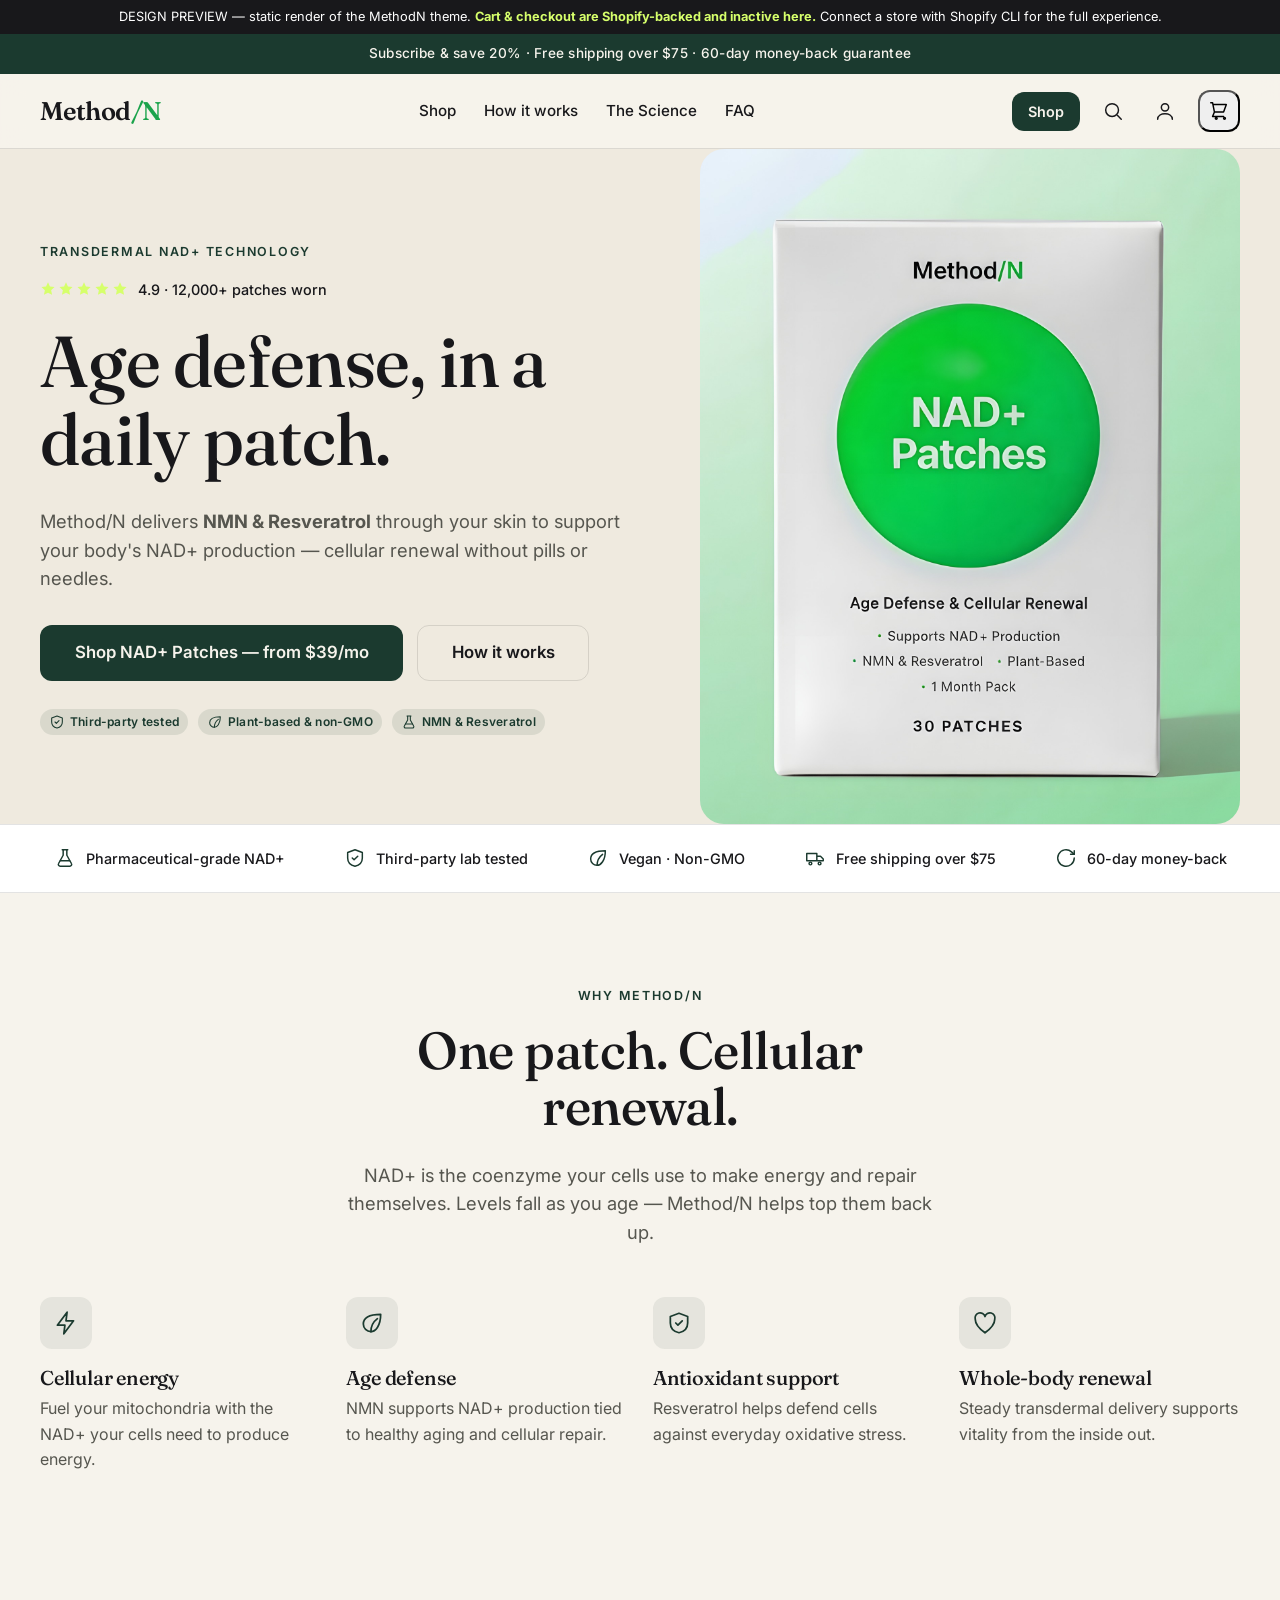
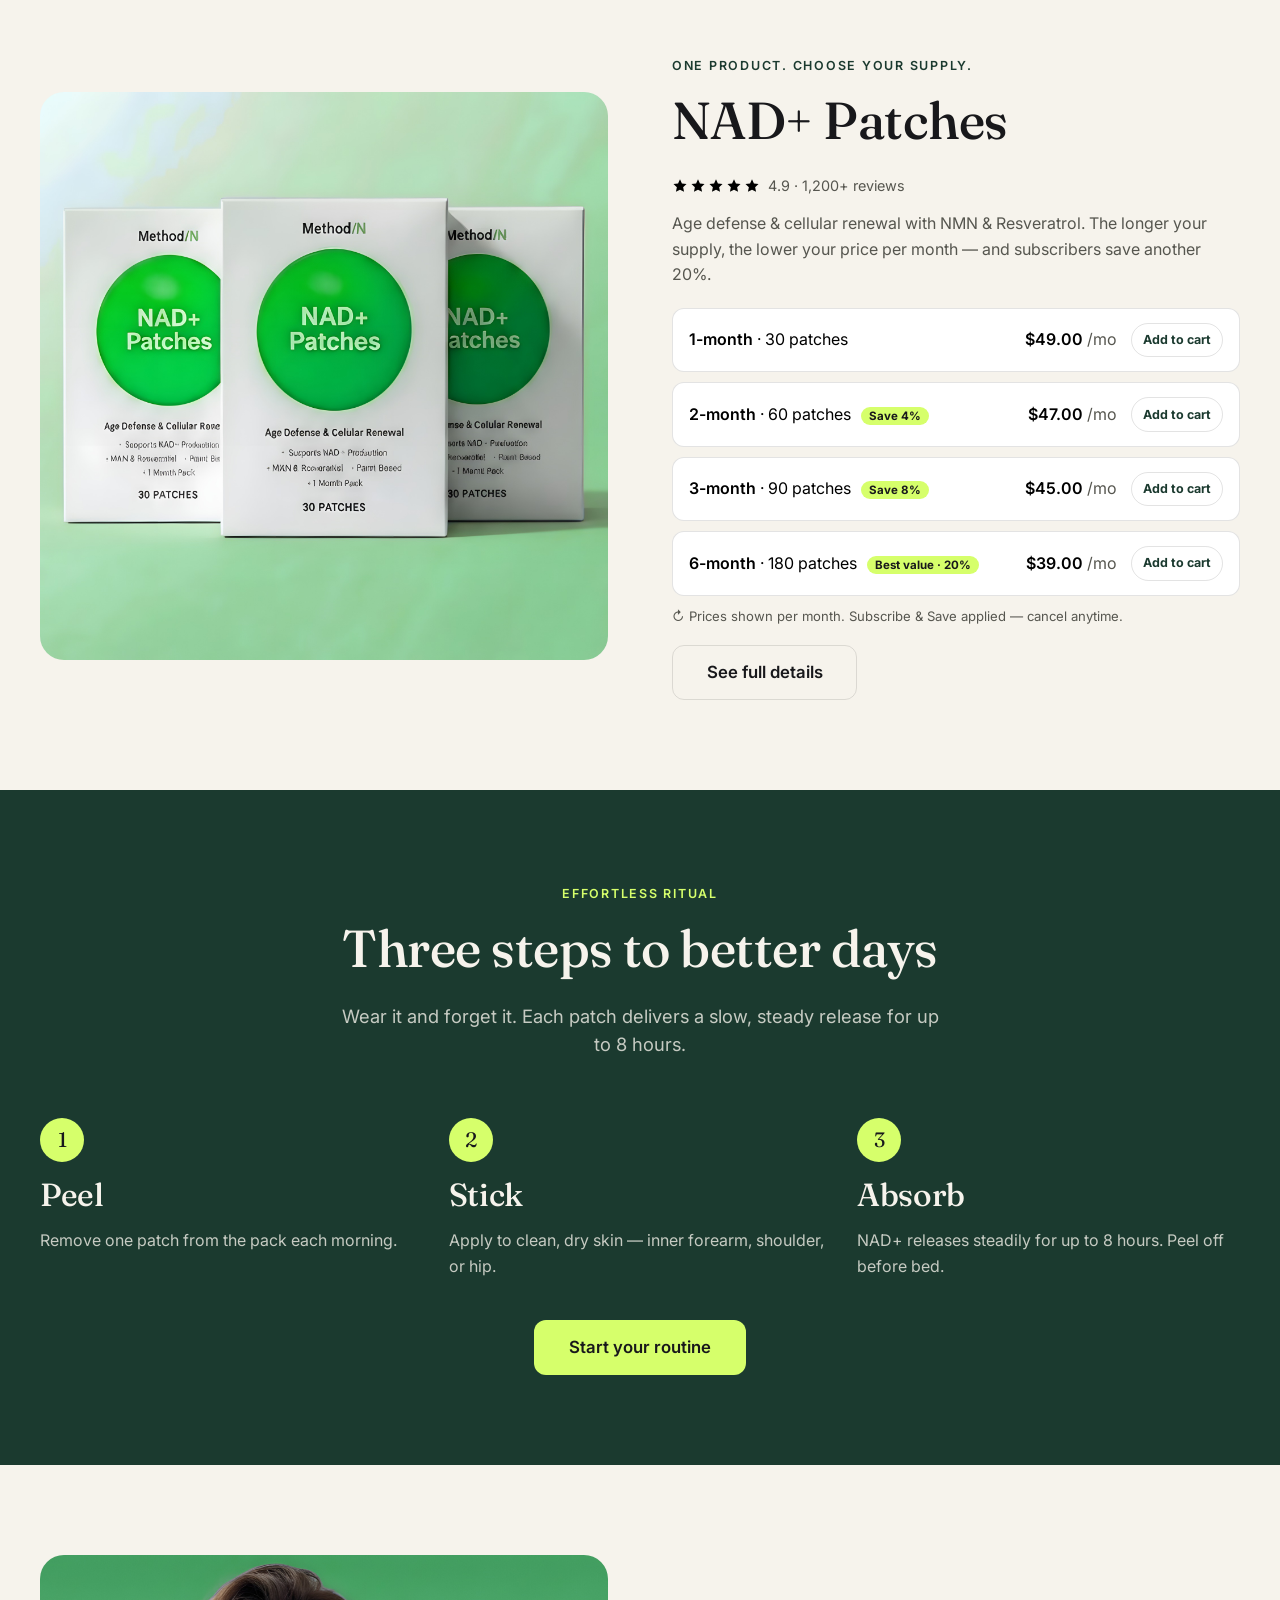
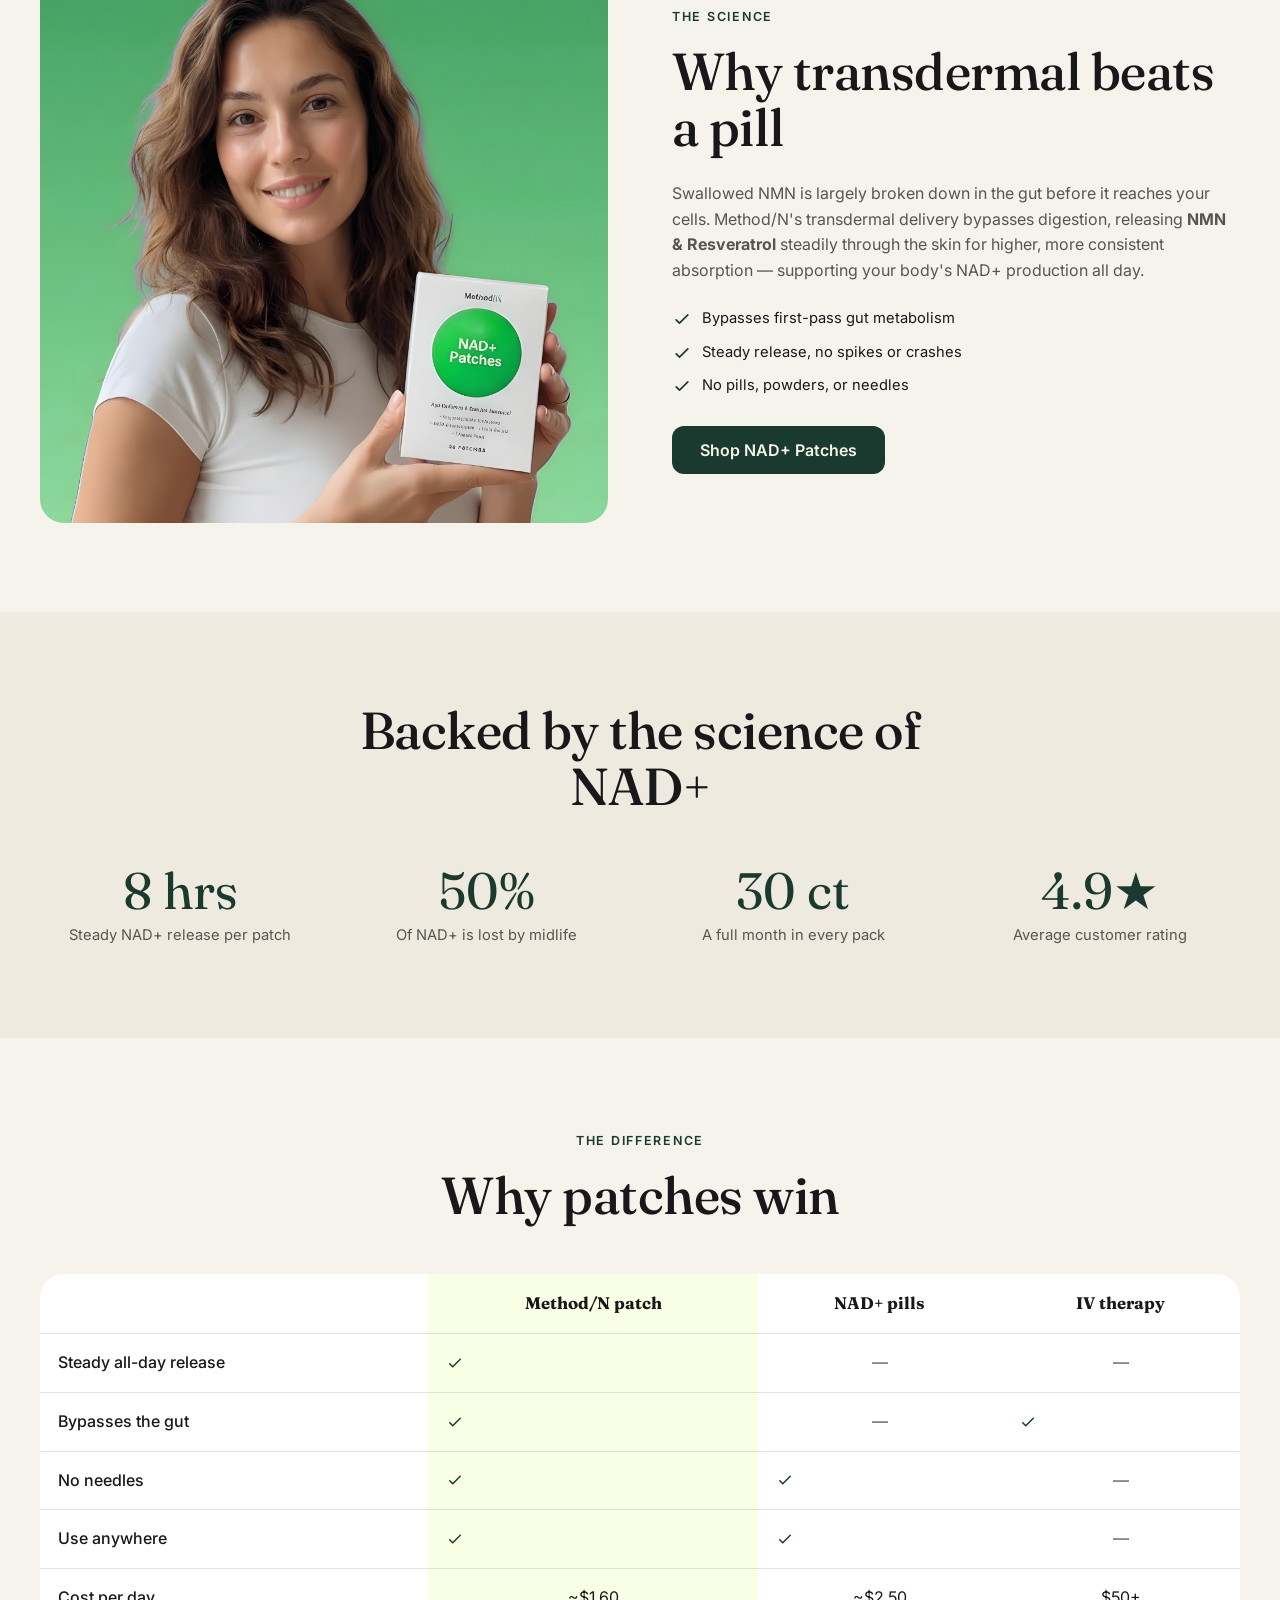
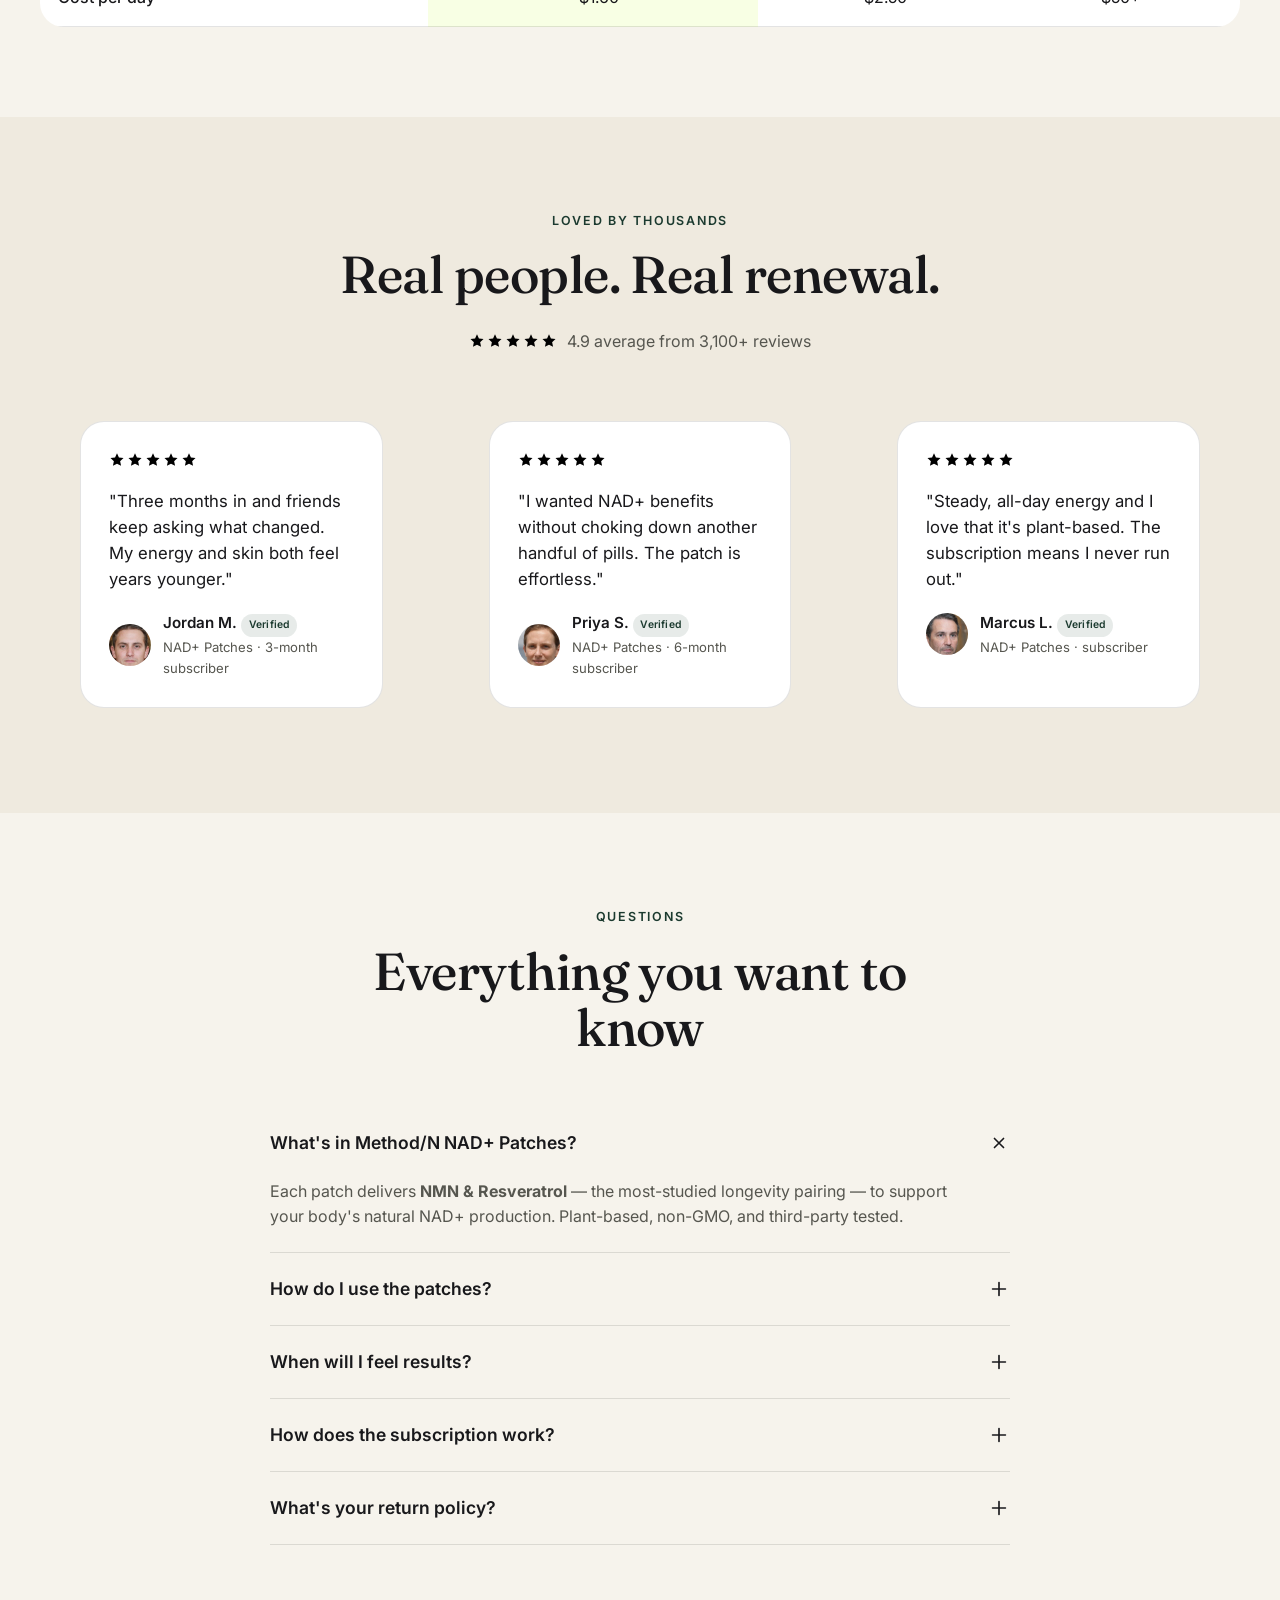
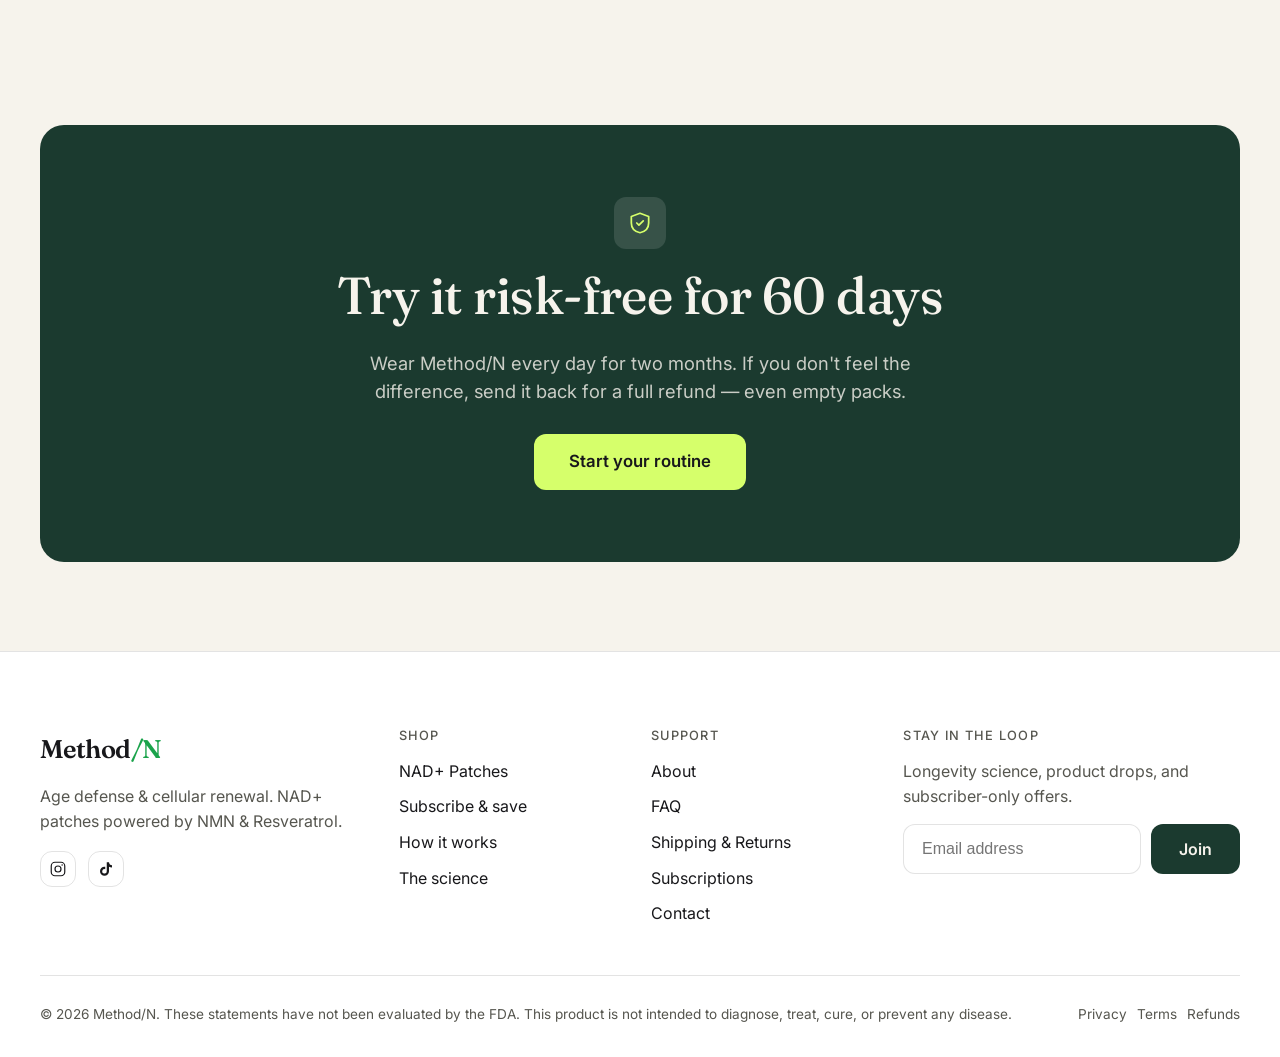
<file: preview/index.html>
<!doctype html>
<html lang="en">
<head>
  <meta charset="utf-8">
  <meta name="viewport" content="width=device-width, initial-scale=1.0">
  <title>MethodN — NAD+ Patches (Design Preview)</title>
  <link rel="preconnect" href="https://fonts.googleapis.com">
  <link rel="preconnect" href="https://fonts.gstatic.com" crossorigin>
  <link rel="stylesheet" href="https://fonts.googleapis.com/css2?family=Fraunces:opsz,wght@9..144,400;9..144,500;9..144,600&family=Inter:wght@400;500;600;700&display=swap">
  <link rel="stylesheet" href="/assets/base.css">
  <style>
    :root{
      --color-bg:#F6F3EC; --color-surface:#FFFFFF; --color-text:#18181B; --color-text-soft:#56564f;
      --color-primary:#1B3A2F; --color-primary-text:#F6F3EC; --color-accent:#D6FF6B; --color-accent-text:#18181B;
      --color-border:rgba(24,24,27,0.12); --radius:12px; --radius-lg:24px; --page-width:1280px;
      --font-heading:'Fraunces',Georgia,serif; --font-body:'Inter',-apple-system,sans-serif;
    }
    /* Branded image placeholders (no photos yet) */
    .ph{background:linear-gradient(135deg,#2b5346,#1B3A2F 60%,#14201a);position:relative}
    .ph--light{background:linear-gradient(135deg,#EFEADF,#E3DCCb)}
    .ph--accent{background:linear-gradient(135deg,#1B3A2F,#2b5346 70%);}
    .ph-patch{position:absolute;inset:0;display:grid;place-items:center}
    .ph-patch span{width:46%;aspect-ratio:1;border-radius:999px;border:2px dashed rgba(255,255,255,.35);display:grid;place-items:center;color:rgba(255,255,255,.85);font-family:var(--font-heading);font-size:1.1rem;text-align:center;letter-spacing:.02em}
    .preview-banner{background:#18181B;color:#fff;font-size:.8rem;text-align:center;padding:7px 12px;font-family:var(--font-body)}
    .preview-banner b{color:var(--color-accent)}
    .logo-slash{color:#1aa34b}
    .supply-feature{display:grid;grid-template-columns:1fr 1fr;gap:clamp(28px,5vw,72px);align-items:center}
    .supply-feature img{width:100%;border-radius:var(--radius-lg)}
    @media(max-width:820px){.supply-feature{grid-template-columns:1fr}}
    .tier-row{display:flex;align-items:center;gap:14px;width:100%;text-align:left;font:inherit;cursor:pointer;padding:14px 16px;border:1.5px solid var(--color-border);border-radius:var(--radius);margin-bottom:10px;background:var(--color-surface);transition:border-color .15s ease,box-shadow .15s ease,transform .1s ease}
    .tier-row:hover{border-color:var(--color-primary);box-shadow:0 10px 26px -16px var(--color-primary)}
    .tier-row:active{transform:translateY(1px)}
    .tier-row__label{flex:1}
    .tier-row strong{font-weight:600}
    .tier-row .save-badge{margin-left:6px}
    .tier-row__price{font-weight:600;white-space:nowrap}
    .tier-row__btn{font-size:.78rem;font-weight:700;padding:.5em .9em;border-radius:999px;border:1.5px solid var(--color-border);color:var(--color-primary);white-space:nowrap;transition:background .15s,color .15s,border-color .15s}
    .tier-row:hover .tier-row__btn{background:var(--color-primary);color:var(--color-primary-text);border-color:var(--color-primary)}
    @media(max-width:560px){.tier-row{flex-wrap:wrap}.tier-row__label{flex:1 1 60%}}
    .product-card__media.ph{aspect-ratio:1;border-radius:var(--radius-lg)}
    .hero__media.ph,.split__media.ph{aspect-ratio:4/5;border-radius:var(--radius-lg);min-height:420px}
    .goal-card.ph::after{display:none}
    .testimonial__avatar.ph{background:linear-gradient(135deg,#2b5346,#1B3A2F)}
  </style>
</head>
<body class="template-index">

<div class="preview-banner">DESIGN PREVIEW — static render of the MethodN theme. <b>Cart &amp; checkout are Shopify-backed and inactive here.</b> Connect a store with Shopify CLI for the full experience.</div>

<!-- ANNOUNCEMENT -->
<div class="announcement">Subscribe &amp; save 20% · Free shipping over $75 · 60-day money-back guarantee</div>

<!-- HEADER -->
<header class="header">
  <div class="page-width header__inner">
    <button class="header__menu-toggle" data-nav-open aria-label="Open menu"><svg viewBox="0 0 24 24" fill="none" stroke="currentColor" stroke-width="1.8" stroke-linecap="round"><path d="M4 7h16M4 12h16M4 17h16"/></svg></button>
    <a href="/preview/index.html" class="header__logo">Method<span class="logo-slash">/N</span></a>
    <nav class="header__nav" aria-label="Primary">
      <a href="/preview/shop.html">Shop</a><a href="#how">How it works</a><a href="#science">The Science</a><a href="#faq">FAQ</a>
    </nav>
    <div class="header__actions">
      <a href="/preview/product.html" class="header__cta">Shop</a>
      <a href="/preview/shop.html" class="header__icon" aria-label="Search"><svg viewBox="0 0 24 24" fill="none" stroke="currentColor" stroke-width="1.6" stroke-linecap="round"><circle cx="11" cy="11" r="7"/><path d="M21 21l-4-4"/></svg></a>
      <a href="#" class="header__icon" aria-label="Account"><svg viewBox="0 0 24 24" fill="none" stroke="currentColor" stroke-width="1.6" stroke-linecap="round" stroke-linejoin="round"><circle cx="12" cy="8" r="4"/><path d="M4 21c0-4 4-6 8-6s8 2 8 6"/></svg></a>
      <button class="header__icon" data-cart-open aria-label="Cart"><svg viewBox="0 0 24 24" fill="none" stroke="currentColor" stroke-width="1.6" stroke-linecap="round" stroke-linejoin="round"><path d="M3 3h2l.4 2M7 13h10l3-8H5.4M7 13L5.4 5M7 13l-2 5h12"/><circle cx="9" cy="20" r="1"/><circle cx="18" cy="20" r="1"/></svg><span class="cart-count" data-cart-count hidden>0</span></button>
    </div>
  </div>
</header>

<main>
<!-- HERO -->
<section class="hero" style="background:#EFEADF">
  <div class="page-width"><div class="hero__inner">
    <div class="hero__content reveal">
      <span class="eyebrow">Transdermal NAD+ technology</span>
      <div class="hero__rating">
        <span class="stars"><svg viewBox="0 0 24 24" fill="currentColor"><use href="#i-star"/></svg><svg viewBox="0 0 24 24" fill="currentColor"><use href="#i-star"/></svg><svg viewBox="0 0 24 24" fill="currentColor"><use href="#i-star"/></svg><svg viewBox="0 0 24 24" fill="currentColor"><use href="#i-star"/></svg><svg viewBox="0 0 24 24" fill="currentColor"><use href="#i-star"/></svg></span>
        <span>4.9 · 12,000+ patches worn</span>
      </div>
      <h1>Age defense, in a daily patch.</h1>
      <p class="lede">Method/N delivers <strong>NMN &amp; Resveratrol</strong> through your skin to support your body's NAD+ production — cellular renewal without pills or needles.</p>
      <div class="hero__ctas">
        <a href="/preview/product.html" class="btn btn--primary btn--lg">Shop NAD+ Patches — from $39/mo</a>
        <a href="#how" class="btn btn--outline btn--lg">How it works</a>
      </div>
      <div class="hero__badges">
        <span class="badge badge--soft"><svg viewBox="0 0 24 24" width="16"><use href="#i-shield"/></svg> Third-party tested</span>
        <span class="badge badge--soft"><svg viewBox="0 0 24 24" width="16"><use href="#i-leaf"/></svg> Plant-based &amp; non-GMO</span>
        <span class="badge badge--soft"><svg viewBox="0 0 24 24" width="16"><use href="#i-flask"/></svg> NMN &amp; Resveratrol</span>
      </div>
    </div>
    <div class="hero__media reveal"><img src="/assets/methodn1box.jpeg" alt="Method/N NAD+ Patches box" width="832" height="832" style="border-radius:var(--radius-lg);aspect-ratio:4/5;object-fit:cover;width:100%"></div>
  </div></div>
</section>

<!-- TRUST BAR -->
<div class="trust-bar"><div class="page-width"><div class="trust-bar__inner">
  <div class="trust-item"><svg viewBox="0 0 24 24"><use href="#i-flask"/></svg><span>Pharmaceutical-grade NAD+</span></div>
  <div class="trust-item"><svg viewBox="0 0 24 24"><use href="#i-shield"/></svg><span>Third-party lab tested</span></div>
  <div class="trust-item"><svg viewBox="0 0 24 24"><use href="#i-leaf"/></svg><span>Vegan · Non-GMO</span></div>
  <div class="trust-item"><svg viewBox="0 0 24 24"><use href="#i-truck"/></svg><span>Free shipping over $75</span></div>
  <div class="trust-item"><svg viewBox="0 0 24 24"><use href="#i-refresh"/></svg><span>60-day money-back</span></div>
</div></div></div>

<!-- BENEFITS -->
<section class="section" style="background:#F6F3EC"><div class="page-width">
  <div class="section-head text-center reveal">
    <span class="eyebrow">Why Method/N</span>
    <h2>One patch. Cellular renewal.</h2>
    <p class="lede" style="margin-inline:auto">NAD+ is the coenzyme your cells use to make energy and repair themselves. Levels fall as you age — Method/N helps top them back up.</p>
  </div>
  <div class="grid grid--4">
    <div class="benefit reveal"><div class="benefit__icon"><svg viewBox="0 0 24 24"><use href="#i-bolt"/></svg></div><h3>Cellular energy</h3><p class="text-soft">Fuel your mitochondria with the NAD+ your cells need to produce energy.</p></div>
    <div class="benefit reveal"><div class="benefit__icon"><svg viewBox="0 0 24 24"><use href="#i-leaf"/></svg></div><h3>Age defense</h3><p class="text-soft">NMN supports NAD+ production tied to healthy aging and cellular repair.</p></div>
    <div class="benefit reveal"><div class="benefit__icon"><svg viewBox="0 0 24 24"><use href="#i-shield"/></svg></div><h3>Antioxidant support</h3><p class="text-soft">Resveratrol helps defend cells against everyday oxidative stress.</p></div>
    <div class="benefit reveal"><div class="benefit__icon"><svg viewBox="0 0 24 24"><use href="#i-heart"/></svg></div><h3>Whole-body renewal</h3><p class="text-soft">Steady transdermal delivery supports vitality from the inside out.</p></div>
  </div>
</div></section>

<!-- CHOOSE YOUR SUPPLY (single product) -->
<section class="section" id="shop" style="background:#F6F3EC"><div class="page-width">
  <div class="supply-feature reveal">
    <div><img src="/assets/methodn3box.jpeg" alt="Method/N NAD+ Patches — 1, 2 and 3-month supplies" width="964" height="964"></div>
    <div>
      <span class="eyebrow">One product. Choose your supply.</span>
      <h2>NAD+ Patches</h2>
      <div class="product__rating" style="margin:8px 0 14px"><span class="stars"><svg viewBox="0 0 24 24" width="16"><use href="#i-star"/></svg><svg viewBox="0 0 24 24" width="16"><use href="#i-star"/></svg><svg viewBox="0 0 24 24" width="16"><use href="#i-star"/></svg><svg viewBox="0 0 24 24" width="16"><use href="#i-star"/></svg><svg viewBox="0 0 24 24" width="16"><use href="#i-star"/></svg></span> <span class="text-soft">4.9 · 1,200+ reviews</span></div>
      <p class="text-soft" style="margin-bottom:20px">Age defense &amp; cellular renewal with NMN &amp; Resveratrol. The longer your supply, the lower your price per month — and subscribers save another 20%.</p>
      <button type="button" class="tier-row" data-tier data-months="1" data-base="4900"><span class="tier-row__label"><strong>1-month</strong> · 30 patches</span><span class="tier-row__price">$49.00 <span class="text-soft" style="font-weight:400">/mo</span></span><span class="tier-row__btn">Add to cart</span></button>
      <button type="button" class="tier-row" data-tier data-months="2" data-base="9400"><span class="tier-row__label"><strong>2-month</strong> · 60 patches <span class="save-badge">Save 4%</span></span><span class="tier-row__price">$47.00 <span class="text-soft" style="font-weight:400">/mo</span></span><span class="tier-row__btn">Add to cart</span></button>
      <button type="button" class="tier-row" data-tier data-months="3" data-base="13500"><span class="tier-row__label"><strong>3-month</strong> · 90 patches <span class="save-badge">Save 8%</span></span><span class="tier-row__price">$45.00 <span class="text-soft" style="font-weight:400">/mo</span></span><span class="tier-row__btn">Add to cart</span></button>
      <button type="button" class="tier-row" data-tier data-months="6" data-base="23400"><span class="tier-row__label"><strong>6-month</strong> · 180 patches <span class="save-badge">Best value · 20%</span></span><span class="tier-row__price">$39.00 <span class="text-soft" style="font-weight:400">/mo</span></span><span class="tier-row__btn">Add to cart</span></button>
      <p class="text-soft" style="font-size:.82rem;margin-top:6px">↻ Prices shown per month. Subscribe &amp; Save applied — cancel anytime.</p>
      <div style="margin-top:18px"><a href="/preview/product.html" class="btn btn--outline btn--lg">See full details</a></div>
    </div>
  </div>
</div></section>

<!-- HOW IT WORKS -->
<section class="section invert" id="how" style="background:#1B3A2F"><div class="page-width">
  <div class="section-head text-center reveal"><span class="eyebrow">Effortless ritual</span><h2>Three steps to better days</h2><p class="lede" style="margin-inline:auto">Wear it and forget it. Each patch delivers a slow, steady release for up to 8 hours.</p></div>
  <div class="grid grid--3 steps">
    <div class="step reveal"><span class="step__num">1</span><h3>Peel</h3><p class="text-soft">Remove one patch from the pack each morning.</p></div>
    <div class="step reveal"><span class="step__num">2</span><h3>Stick</h3><p class="text-soft">Apply to clean, dry skin — inner forearm, shoulder, or hip.</p></div>
    <div class="step reveal"><span class="step__num">3</span><h3>Absorb</h3><p class="text-soft">NAD+ releases steadily for up to 8 hours. Peel off before bed.</p></div>
  </div>
  <div class="text-center" style="margin-top:40px"><a href="/preview/shop.html" class="btn btn--primary btn--lg">Start your routine</a></div>
</div></section>

<!-- SCIENCE SPLIT -->
<section class="section" id="science" style="background:#F6F3EC"><div class="page-width">
  <div class="split reveal">
    <div class="split__media"><img src="/assets/methodnugcproductimage.jpeg" alt="Customer holding Method/N NAD+ Patches" width="697" height="697" style="border-radius:var(--radius-lg)"></div>
    <div class="split__content">
      <span class="eyebrow">The science</span>
      <h2>Why transdermal beats a pill</h2>
      <div class="flow text-soft"><p>Swallowed NMN is largely broken down in the gut before it reaches your cells. Method/N's transdermal delivery bypasses digestion, releasing <strong>NMN &amp; Resveratrol</strong> steadily through the skin for higher, more consistent absorption — supporting your body's NAD+ production all day.</p></div>
      <ul class="product__trust" style="margin-top:24px;border:0;padding:0">
        <li><svg viewBox="0 0 24 24"><use href="#i-check"/></svg> Bypasses first-pass gut metabolism</li>
        <li><svg viewBox="0 0 24 24"><use href="#i-check"/></svg> Steady release, no spikes or crashes</li>
        <li><svg viewBox="0 0 24 24"><use href="#i-check"/></svg> No pills, powders, or needles</li>
      </ul>
      <div style="margin-top:28px"><a href="/preview/product.html" class="btn btn--primary">Shop NAD+ Patches</a></div>
    </div>
  </div>
</div></section>

<!-- STATS -->
<section class="section" style="background:#EFEADF"><div class="page-width">
  <div class="section-head text-center reveal"><h2>Backed by the science of NAD+</h2></div>
  <div class="grid grid--4">
    <div class="stat reveal"><div class="stat__num">8 hrs</div><div class="stat__label">Steady NAD+ release per patch</div></div>
    <div class="stat reveal"><div class="stat__num">50%</div><div class="stat__label">Of NAD+ is lost by midlife</div></div>
    <div class="stat reveal"><div class="stat__num">30 ct</div><div class="stat__label">A full month in every pack</div></div>
    <div class="stat reveal"><div class="stat__num">4.9★</div><div class="stat__label">Average customer rating</div></div>
  </div>
</div></section>

<!-- COMPARISON -->
<section class="section" style="background:#F6F3EC"><div class="page-width">
  <div class="section-head text-center reveal"><span class="eyebrow">The difference</span><h2>Why patches win</h2></div>
  <div class="reveal" style="overflow-x:auto"><table class="compare">
    <thead><tr><th></th><th class="col-us">Method/N patch</th><th>NAD+ pills</th><th>IV therapy</th></tr></thead>
    <tbody>
      <tr><td>Steady all-day release</td><td class="col-us"><span class="yes"><svg viewBox="0 0 24 24" width="18"><use href="#i-check"/></svg></span></td><td><span class="no">—</span></td><td><span class="no">—</span></td></tr>
      <tr><td>Bypasses the gut</td><td class="col-us"><span class="yes"><svg viewBox="0 0 24 24" width="18"><use href="#i-check"/></svg></span></td><td><span class="no">—</span></td><td><span class="yes"><svg viewBox="0 0 24 24" width="18"><use href="#i-check"/></svg></span></td></tr>
      <tr><td>No needles</td><td class="col-us"><span class="yes"><svg viewBox="0 0 24 24" width="18"><use href="#i-check"/></svg></span></td><td><span class="yes"><svg viewBox="0 0 24 24" width="18"><use href="#i-check"/></svg></span></td><td><span class="no">—</span></td></tr>
      <tr><td>Use anywhere</td><td class="col-us"><span class="yes"><svg viewBox="0 0 24 24" width="18"><use href="#i-check"/></svg></span></td><td><span class="yes"><svg viewBox="0 0 24 24" width="18"><use href="#i-check"/></svg></span></td><td><span class="no">—</span></td></tr>
      <tr><td>Cost per day</td><td class="col-us">~$1.60</td><td>~$2.50</td><td>$50+</td></tr>
    </tbody>
  </table></div>
</div></section>

<!-- TESTIMONIALS -->
<section class="section" style="background:#EFEADF"><div class="page-width">
  <div class="section-head text-center reveal"><span class="eyebrow">Loved by thousands</span><h2>Real people. Real renewal.</h2>
    <div style="display:flex;justify-content:center;align-items:center;gap:10px;margin-top:8px"><span class="stars"><svg viewBox="0 0 24 24" width="18"><use href="#i-star"/></svg><svg viewBox="0 0 24 24" width="18"><use href="#i-star"/></svg><svg viewBox="0 0 24 24" width="18"><use href="#i-star"/></svg><svg viewBox="0 0 24 24" width="18"><use href="#i-star"/></svg><svg viewBox="0 0 24 24" width="18"><use href="#i-star"/></svg></span><span class="text-soft">4.9 average from 3,100+ reviews</span></div>
  </div>
  <div class="grid grid--3">
    <figure class="testimonial reveal"><span class="stars"><svg viewBox="0 0 24 24" width="16"><use href="#i-star"/></svg><svg viewBox="0 0 24 24" width="16"><use href="#i-star"/></svg><svg viewBox="0 0 24 24" width="16"><use href="#i-star"/></svg><svg viewBox="0 0 24 24" width="16"><use href="#i-star"/></svg><svg viewBox="0 0 24 24" width="16"><use href="#i-star"/></svg></span><blockquote class="testimonial__quote" style="margin:12px 0 18px">"Three months in and friends keep asking what changed. My energy and skin both feel years younger."</blockquote><figcaption class="testimonial__author"><img class="testimonial__avatar" src="/assets/reviewer-1.jpg" alt="Jordan M." width="42" height="42"><span><span class="testimonial__name">Jordan M.</span> <span class="badge badge--soft" style="font-size:.65rem">Verified</span><span class="testimonial__meta" style="display:block">NAD+ Patches · 3-month subscriber</span></span></figcaption></figure>
    <figure class="testimonial reveal"><span class="stars"><svg viewBox="0 0 24 24" width="16"><use href="#i-star"/></svg><svg viewBox="0 0 24 24" width="16"><use href="#i-star"/></svg><svg viewBox="0 0 24 24" width="16"><use href="#i-star"/></svg><svg viewBox="0 0 24 24" width="16"><use href="#i-star"/></svg><svg viewBox="0 0 24 24" width="16"><use href="#i-star"/></svg></span><blockquote class="testimonial__quote" style="margin:12px 0 18px">"I wanted NAD+ benefits without choking down another handful of pills. The patch is effortless."</blockquote><figcaption class="testimonial__author"><img class="testimonial__avatar" src="/assets/reviewer-2.jpg" alt="Priya S." width="42" height="42"><span><span class="testimonial__name">Priya S.</span> <span class="badge badge--soft" style="font-size:.65rem">Verified</span><span class="testimonial__meta" style="display:block">NAD+ Patches · 6-month subscriber</span></span></figcaption></figure>
    <figure class="testimonial reveal"><span class="stars"><svg viewBox="0 0 24 24" width="16"><use href="#i-star"/></svg><svg viewBox="0 0 24 24" width="16"><use href="#i-star"/></svg><svg viewBox="0 0 24 24" width="16"><use href="#i-star"/></svg><svg viewBox="0 0 24 24" width="16"><use href="#i-star"/></svg><svg viewBox="0 0 24 24" width="16"><use href="#i-star"/></svg></span><blockquote class="testimonial__quote" style="margin:12px 0 18px">"Steady, all-day energy and I love that it's plant-based. The subscription means I never run out."</blockquote><figcaption class="testimonial__author"><img class="testimonial__avatar" src="/assets/reviewer-3.jpg" alt="Marcus L." width="42" height="42"><span><span class="testimonial__name">Marcus L.</span> <span class="badge badge--soft" style="font-size:.65rem">Verified</span><span class="testimonial__meta" style="display:block">NAD+ Patches · subscriber</span></span></figcaption></figure>
  </div>
</div></section>

<!-- FAQ -->
<section class="section" id="faq" style="background:#F6F3EC"><div class="page-width" style="max-width:820px">
  <div class="section-head text-center reveal"><span class="eyebrow">Questions</span><h2>Everything you want to know</h2></div>
  <div class="reveal">
    <details class="faq__item" open><summary class="faq__q">What's in Method/N NAD+ Patches?<span class="faq__icon"><svg viewBox="0 0 24 24" width="22"><use href="#i-plus"/></svg></span></summary><div class="faq__a">Each patch delivers <strong>NMN &amp; Resveratrol</strong> — the most-studied longevity pairing — to support your body's natural NAD+ production. Plant-based, non-GMO, and third-party tested.</div></details>
    <details class="faq__item"><summary class="faq__q">How do I use the patches?<span class="faq__icon"><svg viewBox="0 0 24 24" width="22"><use href="#i-plus"/></svg></span></summary><div class="faq__a">Apply one patch to clean, dry skin each morning. Wear up to 8 hours, then remove.</div></details>
    <details class="faq__item"><summary class="faq__q">When will I feel results?<span class="faq__icon"><svg viewBox="0 0 24 24" width="22"><use href="#i-plus"/></svg></span></summary><div class="faq__a">Many notice steadier energy within the first week. We recommend a 90-day routine.</div></details>
    <details class="faq__item"><summary class="faq__q">How does the subscription work?<span class="faq__icon"><svg viewBox="0 0 24 24" width="22"><use href="#i-plus"/></svg></span></summary><div class="faq__a">Choose your cadence and save 20%. Skip, swap, or cancel anytime — no fees.</div></details>
    <details class="faq__item"><summary class="faq__q">What's your return policy?<span class="faq__icon"><svg viewBox="0 0 24 24" width="22"><use href="#i-plus"/></svg></span></summary><div class="faq__a">Every order is backed by a 60-day money-back guarantee.</div></details>
  </div>
</div></section>

<!-- GUARANTEE -->
<section class="section"><div class="page-width"><div class="guarantee reveal">
  <div class="benefit__icon" style="margin-inline:auto;background:rgba(255,255,255,0.12);color:var(--color-accent)"><svg viewBox="0 0 24 24" width="28"><use href="#i-shield"/></svg></div>
  <h2>Try it risk-free for 60 days</h2>
  <p class="lede" style="margin-inline:auto;max-width:52ch">Wear Method/N every day for two months. If you don't feel the difference, send it back for a full refund — even empty packs.</p>
  <div style="margin-top:28px"><a href="/preview/product.html" class="btn btn--accent btn--lg">Start your routine</a></div>
</div></div></section>
</main>

<!-- FOOTER -->
<footer class="footer"><div class="page-width">
  <div class="footer__top">
    <div class="footer__brand">
      <a href="/preview/index.html" class="header__logo" style="display:inline-block;margin-bottom:14px">Method<span class="logo-slash">/N</span></a>
      <p>Age defense &amp; cellular renewal. NAD+ patches powered by NMN &amp; Resveratrol.</p>
      <div class="footer__social">
        <a href="#" aria-label="Instagram"><svg viewBox="0 0 24 24" width="18"><use href="#i-ig"/></svg></a>
        <a href="#" aria-label="TikTok"><svg viewBox="0 0 24 24" width="18"><use href="#i-tt"/></svg></a>
      </div>
    </div>
    <div><h4>Shop</h4><ul><li><a href="/preview/product.html">NAD+ Patches</a></li><li><a href="/preview/product.html">Subscribe &amp; save</a></li><li><a href="#how">How it works</a></li><li><a href="#science">The science</a></li></ul></div>
    <div><h4>Support</h4><ul><li><a href="/preview/about.html">About</a></li><li><a href="/preview/faq.html">FAQ</a></li><li><a href="/preview/faq.html#shipping">Shipping &amp; Returns</a></li><li><a href="/preview/product.html">Subscriptions</a></li><li><a href="mailto:hello@methodn.com">Contact</a></li></ul></div>
    <div><h4>Stay in the loop</h4><p class="text-soft" style="margin-bottom:14px">Longevity science, product drops, and subscriber-only offers.</p>
      <div class="newsletter__form"><input type="email" placeholder="Email address" aria-label="Email"><button class="btn btn--primary">Join</button></div>
    </div>
  </div>
  <div class="footer__bottom">
    <span>© 2026 Method/N. These statements have not been evaluated by the FDA. This product is not intended to diagnose, treat, cure, or prevent any disease.</span>
    <div class="pill-row"><a href="/preview/policies.html#privacy">Privacy</a><a href="/preview/policies.html#terms">Terms</a><a href="/preview/policies.html#refunds">Refunds</a></div>
  </div>
</div></footer>

<script src="/preview/preview-shop.js"></script>
</body>
</html>
</file>
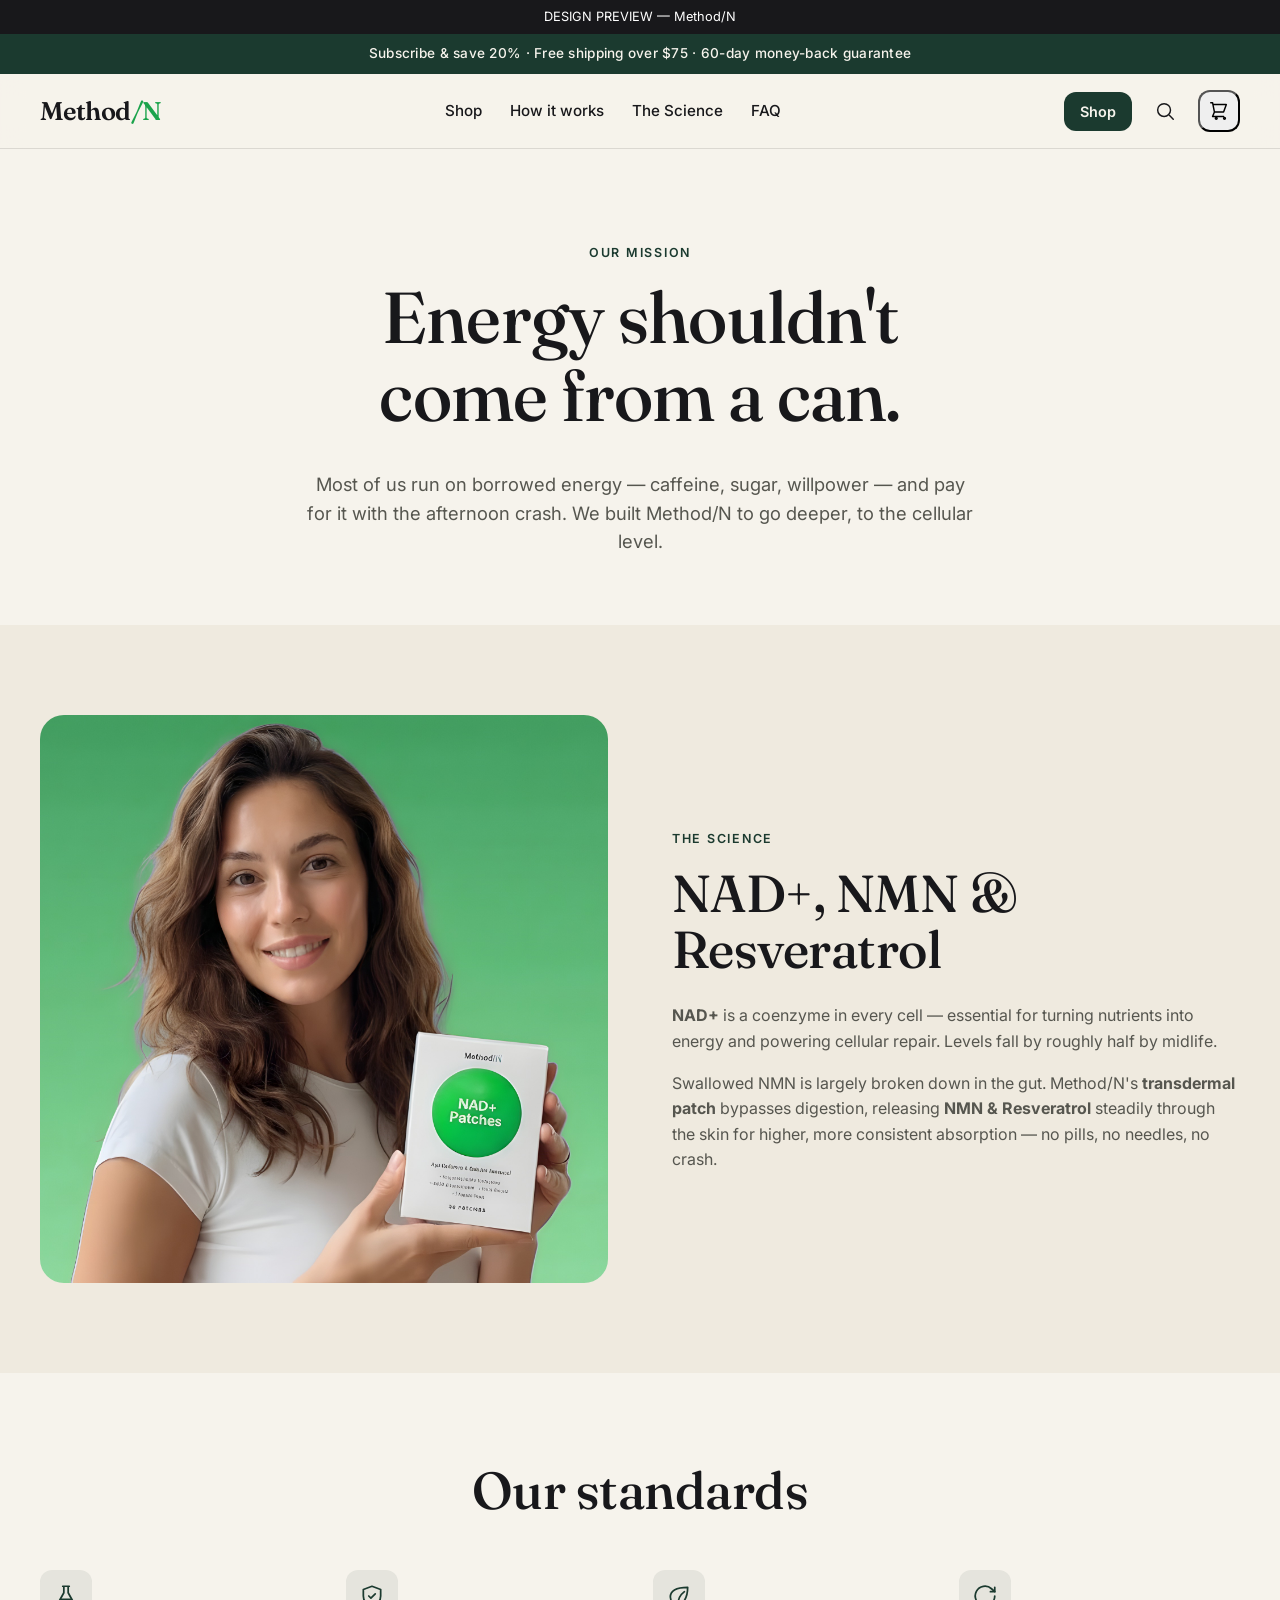
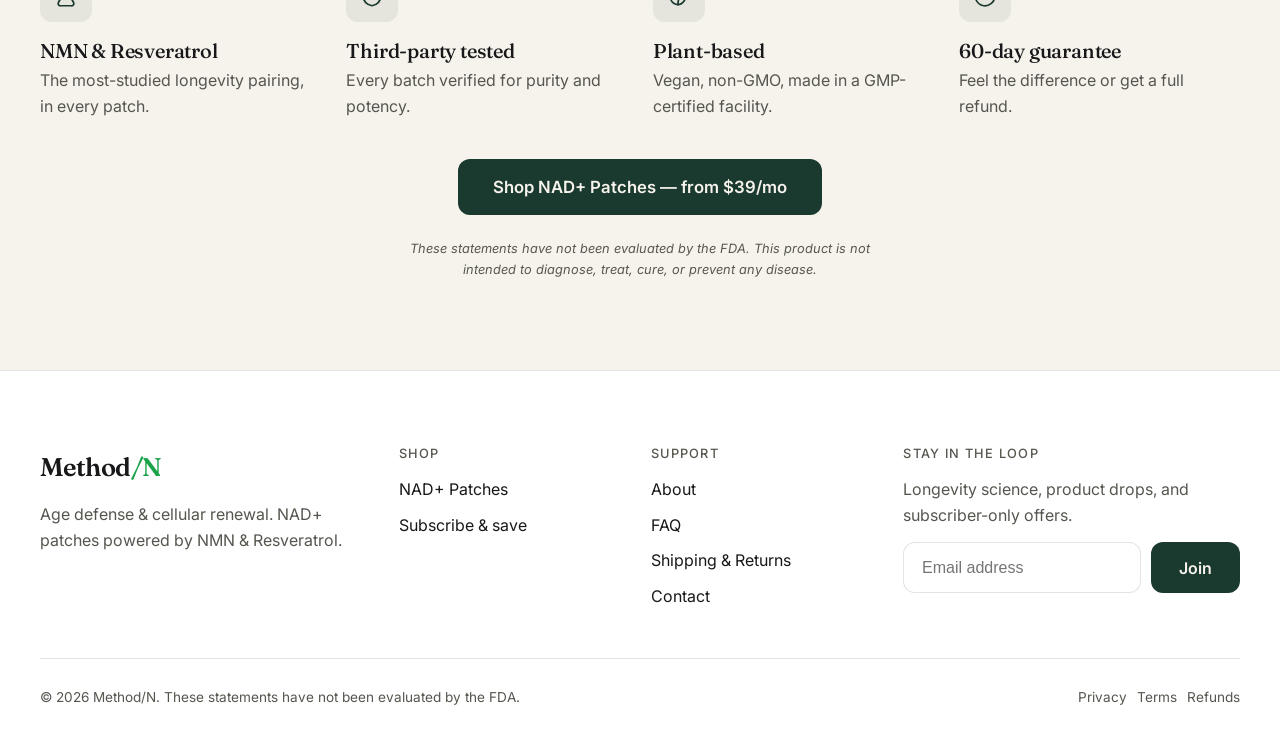
<file: preview/about.html>
<!doctype html>
<html lang="en">
<head>
  <meta charset="utf-8">
  <meta name="viewport" content="width=device-width, initial-scale=1.0">
  <title>About — Method/N</title>
  <link rel="preconnect" href="https://fonts.googleapis.com"><link rel="preconnect" href="https://fonts.gstatic.com" crossorigin>
  <link rel="stylesheet" href="https://fonts.googleapis.com/css2?family=Fraunces:opsz,wght@9..144,400;9..144,500;9..144,600&family=Inter:wght@400;500;600;700&display=swap">
  <link rel="stylesheet" href="/assets/base.css">
  <style>:root{--color-bg:#F6F3EC;--color-surface:#FFFFFF;--color-text:#18181B;--color-text-soft:#56564f;--color-primary:#1B3A2F;--color-primary-text:#F6F3EC;--color-accent:#D6FF6B;--color-accent-text:#18181B;--color-border:rgba(24,24,27,0.12);--radius:12px;--radius-lg:24px;--page-width:1280px;--font-heading:'Fraunces',Georgia,serif;--font-body:'Inter',sans-serif}.preview-banner{background:#18181B;color:#fff;font-size:.8rem;text-align:center;padding:7px 12px}.logo-slash{color:#1aa34b}</style>
</head>
<body class="template-page">
<div class="preview-banner">DESIGN PREVIEW — Method/N</div>
<div class="announcement">Subscribe &amp; save 20% · Free shipping over $75 · 60-day money-back guarantee</div>
<header class="header"><div class="page-width header__inner">
  <button class="header__menu-toggle" data-nav-open aria-label="Open menu"><svg viewBox="0 0 24 24" fill="none" stroke="currentColor" stroke-width="1.8" stroke-linecap="round"><path d="M4 7h16M4 12h16M4 17h16"/></svg></button>
  <a href="/preview/index.html" class="header__logo">Method<span class="logo-slash">/N</span></a>
  <nav class="header__nav" aria-label="Primary"><a href="/preview/shop.html">Shop</a><a href="/preview/index.html#how">How it works</a><a href="/preview/about.html">The Science</a><a href="/preview/faq.html">FAQ</a></nav>
  <div class="header__actions"><a href="/preview/product.html" class="header__cta">Shop</a><a href="/preview/shop.html" class="header__icon" aria-label="Search"><svg viewBox="0 0 24 24" fill="none" stroke="currentColor" stroke-width="1.6" stroke-linecap="round"><circle cx="11" cy="11" r="7"/><path d="M21 21l-4-4"/></svg></a><button class="header__icon" data-cart-open aria-label="Cart"><svg viewBox="0 0 24 24" fill="none" stroke="currentColor" stroke-width="1.6" stroke-linecap="round" stroke-linejoin="round"><path d="M3 3h2l.4 2M7 13h10l3-8H5.4M7 13L5.4 5M7 13l-2 5h12"/><circle cx="9" cy="20" r="1"/><circle cx="18" cy="20" r="1"/></svg><span class="cart-count" data-cart-count hidden>0</span></button></div>
</div></header>

<main>
<section class="section"><div class="page-width" style="max-width:760px">
  <div class="text-center reveal"><span class="eyebrow">Our mission</span><h1>Energy shouldn't come from a can.</h1>
  <p class="lede" style="margin-inline:auto">Most of us run on borrowed energy — caffeine, sugar, willpower — and pay for it with the afternoon crash. We built Method/N to go deeper, to the cellular level.</p></div>
</div></section>

<section class="section" style="background:#EFEADF;margin-top:-20px"><div class="page-width">
  <div class="split reveal">
    <div class="split__media"><img src="/assets/methodnugcproductimage.jpeg" alt="Method/N NAD+ Patches" width="697" height="697" style="border-radius:var(--radius-lg)"></div>
    <div class="split__content">
      <span class="eyebrow">The science</span>
      <h2>NAD+, NMN &amp; Resveratrol</h2>
      <div class="flow text-soft">
        <p><strong>NAD+</strong> is a coenzyme in every cell — essential for turning nutrients into energy and powering cellular repair. Levels fall by roughly half by midlife.</p>
        <p>Swallowed NMN is largely broken down in the gut. Method/N's <strong>transdermal patch</strong> bypasses digestion, releasing <strong>NMN &amp; Resveratrol</strong> steadily through the skin for higher, more consistent absorption — no pills, no needles, no crash.</p>
      </div>
    </div>
  </div>
</div></section>

<section class="section"><div class="page-width">
  <div class="section-head text-center reveal"><h2>Our standards</h2></div>
  <div class="grid grid--4">
    <div class="benefit reveal"><div class="benefit__icon"><svg viewBox="0 0 24 24"><use href="#i-flask"/></svg></div><h3>NMN &amp; Resveratrol</h3><p class="text-soft">The most-studied longevity pairing, in every patch.</p></div>
    <div class="benefit reveal"><div class="benefit__icon"><svg viewBox="0 0 24 24"><use href="#i-shield"/></svg></div><h3>Third-party tested</h3><p class="text-soft">Every batch verified for purity and potency.</p></div>
    <div class="benefit reveal"><div class="benefit__icon"><svg viewBox="0 0 24 24"><use href="#i-leaf"/></svg></div><h3>Plant-based</h3><p class="text-soft">Vegan, non-GMO, made in a GMP-certified facility.</p></div>
    <div class="benefit reveal"><div class="benefit__icon"><svg viewBox="0 0 24 24"><use href="#i-refresh"/></svg></div><h3>60-day guarantee</h3><p class="text-soft">Feel the difference or get a full refund.</p></div>
  </div>
  <div class="text-center" style="margin-top:40px"><a href="/preview/product.html" class="btn btn--primary btn--lg">Shop NAD+ Patches — from $39/mo</a></div>
  <p class="text-center text-soft" style="font-size:.8rem;margin-top:24px;max-width:60ch;margin-inline:auto"><em>These statements have not been evaluated by the FDA. This product is not intended to diagnose, treat, cure, or prevent any disease.</em></p>
</div></section>
</main>

<footer class="footer"><div class="page-width">
  <div class="footer__top">
    <div class="footer__brand"><a href="/preview/index.html" class="header__logo" style="display:inline-block;margin-bottom:14px">Method<span class="logo-slash">/N</span></a><p>Age defense &amp; cellular renewal. NAD+ patches powered by NMN &amp; Resveratrol.</p></div>
    <div><h4>Shop</h4><ul><li><a href="/preview/product.html">NAD+ Patches</a></li><li><a href="/preview/product.html">Subscribe &amp; save</a></li></ul></div>
    <div><h4>Support</h4><ul><li><a href="/preview/about.html">About</a></li><li><a href="/preview/faq.html">FAQ</a></li><li><a href="/preview/faq.html#shipping">Shipping &amp; Returns</a></li><li><a href="mailto:hello@methodn.com">Contact</a></li></ul></div>
    <div><h4>Stay in the loop</h4><p class="text-soft" style="margin-bottom:14px">Longevity science, product drops, and subscriber-only offers.</p><div class="newsletter__form"><input type="email" placeholder="Email address" aria-label="Email"><button class="btn btn--primary">Join</button></div></div>
  </div>
  <div class="footer__bottom"><span>© 2026 Method/N. These statements have not been evaluated by the FDA.</span><div class="pill-row"><a href="/preview/policies.html#privacy">Privacy</a><a href="/preview/policies.html#terms">Terms</a><a href="/preview/policies.html#refunds">Refunds</a></div></div>
</div></footer>
<script src="/preview/preview-shop.js"></script>
</body>
</html>
</file>
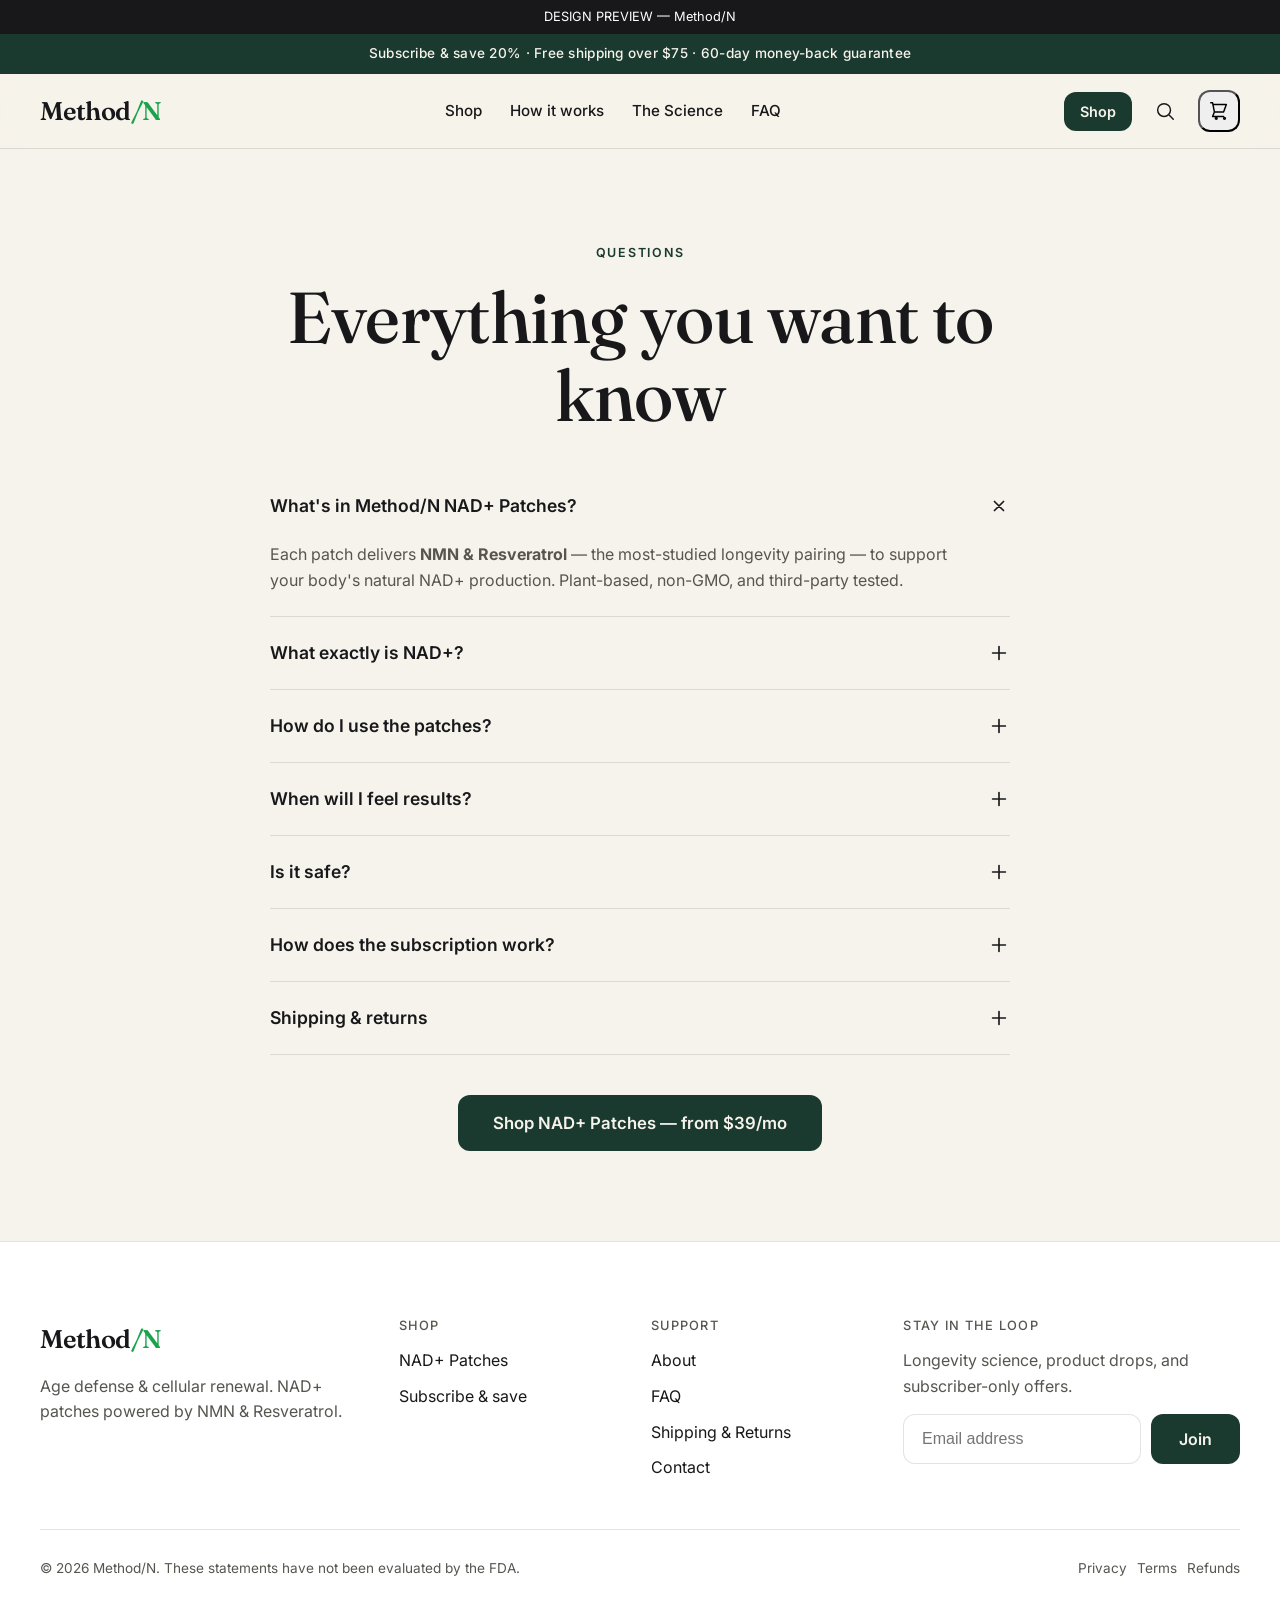
<file: preview/faq.html>
<!doctype html>
<html lang="en">
<head>
  <meta charset="utf-8">
  <meta name="viewport" content="width=device-width, initial-scale=1.0">
  <title>FAQ — Method/N</title>
  <link rel="preconnect" href="https://fonts.googleapis.com"><link rel="preconnect" href="https://fonts.gstatic.com" crossorigin>
  <link rel="stylesheet" href="https://fonts.googleapis.com/css2?family=Fraunces:opsz,wght@9..144,400;9..144,500;9..144,600&family=Inter:wght@400;500;600;700&display=swap">
  <link rel="stylesheet" href="/assets/base.css">
  <style>:root{--color-bg:#F6F3EC;--color-surface:#FFFFFF;--color-text:#18181B;--color-text-soft:#56564f;--color-primary:#1B3A2F;--color-primary-text:#F6F3EC;--color-accent:#D6FF6B;--color-accent-text:#18181B;--color-border:rgba(24,24,27,0.12);--radius:12px;--radius-lg:24px;--page-width:1280px;--font-heading:'Fraunces',Georgia,serif;--font-body:'Inter',sans-serif}.preview-banner{background:#18181B;color:#fff;font-size:.8rem;text-align:center;padding:7px 12px}.logo-slash{color:#1aa34b}</style>
</head>
<body class="template-page">
<div class="preview-banner">DESIGN PREVIEW — Method/N</div>
<div class="announcement">Subscribe &amp; save 20% · Free shipping over $75 · 60-day money-back guarantee</div>
<header class="header"><div class="page-width header__inner">
  <button class="header__menu-toggle" data-nav-open aria-label="Open menu"><svg viewBox="0 0 24 24" fill="none" stroke="currentColor" stroke-width="1.8" stroke-linecap="round"><path d="M4 7h16M4 12h16M4 17h16"/></svg></button>
  <a href="/preview/index.html" class="header__logo">Method<span class="logo-slash">/N</span></a>
  <nav class="header__nav" aria-label="Primary"><a href="/preview/shop.html">Shop</a><a href="/preview/index.html#how">How it works</a><a href="/preview/index.html#science">The Science</a><a href="/preview/faq.html">FAQ</a></nav>
  <div class="header__actions"><a href="/preview/product.html" class="header__cta">Shop</a><a href="/preview/shop.html" class="header__icon" aria-label="Search"><svg viewBox="0 0 24 24" fill="none" stroke="currentColor" stroke-width="1.6" stroke-linecap="round"><circle cx="11" cy="11" r="7"/><path d="M21 21l-4-4"/></svg></a><button class="header__icon" data-cart-open aria-label="Cart"><svg viewBox="0 0 24 24" fill="none" stroke="currentColor" stroke-width="1.6" stroke-linecap="round" stroke-linejoin="round"><path d="M3 3h2l.4 2M7 13h10l3-8H5.4M7 13L5.4 5M7 13l-2 5h12"/><circle cx="9" cy="20" r="1"/><circle cx="18" cy="20" r="1"/></svg><span class="cart-count" data-cart-count hidden>0</span></button></div>
</div></header>

<main>
<section class="section"><div class="page-width" style="max-width:820px">
  <div class="text-center reveal" style="margin-bottom:36px"><span class="eyebrow">Questions</span><h1>Everything you want to know</h1></div>
  <div class="reveal">
    <details class="faq__item" open><summary class="faq__q">What's in Method/N NAD+ Patches?<span class="faq__icon"><svg viewBox="0 0 24 24" width="22"><use href="#i-plus"/></svg></span></summary><div class="faq__a">Each patch delivers <strong>NMN &amp; Resveratrol</strong> — the most-studied longevity pairing — to support your body's natural NAD+ production. Plant-based, non-GMO, and third-party tested.</div></details>
    <details class="faq__item"><summary class="faq__q">What exactly is NAD+?<span class="faq__icon"><svg viewBox="0 0 24 24" width="22"><use href="#i-plus"/></svg></span></summary><div class="faq__a">NAD+ (nicotinamide adenine dinucleotide) is a coenzyme in every cell, essential for energy production and cellular repair. Levels decline as we age.</div></details>
    <details class="faq__item"><summary class="faq__q">How do I use the patches?<span class="faq__icon"><svg viewBox="0 0 24 24" width="22"><use href="#i-plus"/></svg></span></summary><div class="faq__a">Apply one patch to clean, dry skin each morning — inner forearm, shoulder, or hip work well. Wear for up to 8 hours, then remove. Use daily for best results.</div></details>
    <details class="faq__item"><summary class="faq__q">When will I feel results?<span class="faq__icon"><svg viewBox="0 0 24 24" width="22"><use href="#i-plus"/></svg></span></summary><div class="faq__a">Many customers notice steadier energy within the first week. Cellular benefits build with consistent daily use — we recommend a 90-day routine.</div></details>
    <details class="faq__item"><summary class="faq__q">Is it safe?<span class="faq__icon"><svg viewBox="0 0 24 24" width="22"><use href="#i-plus"/></svg></span></summary><div class="faq__a">Method/N is made in a GMP-certified facility and third-party lab tested. As with any supplement, consult your physician if pregnant, nursing, or on medication.</div></details>
    <details class="faq__item"><summary class="faq__q">How does the subscription work?<span class="faq__icon"><svg viewBox="0 0 24 24" width="22"><use href="#i-plus"/></svg></span></summary><div class="faq__a">Choose your delivery cadence at checkout and save 20%. New customers get 50% off the first month. Skip, swap, pause, or cancel anytime from your account — no fees.</div></details>
    <details class="faq__item" id="shipping"><summary class="faq__q">Shipping &amp; returns<span class="faq__icon"><svg viewBox="0 0 24 24" width="22"><use href="#i-plus"/></svg></span></summary><div class="faq__a">Orders ship within 1–2 business days. Free shipping over $75 (and on every subscription order). Every order is backed by our 60-day money-back guarantee — if you don't feel the difference, we'll refund you, even empty packs.</div></details>
  </div>
  <div class="text-center" style="margin-top:40px"><a href="/preview/product.html" class="btn btn--primary btn--lg">Shop NAD+ Patches — from $39/mo</a></div>
</div></section>
</main>

<footer class="footer"><div class="page-width">
  <div class="footer__top">
    <div class="footer__brand"><a href="/preview/index.html" class="header__logo" style="display:inline-block;margin-bottom:14px">Method<span class="logo-slash">/N</span></a><p>Age defense &amp; cellular renewal. NAD+ patches powered by NMN &amp; Resveratrol.</p></div>
    <div><h4>Shop</h4><ul><li><a href="/preview/product.html">NAD+ Patches</a></li><li><a href="/preview/product.html">Subscribe &amp; save</a></li></ul></div>
    <div><h4>Support</h4><ul><li><a href="/preview/about.html">About</a></li><li><a href="/preview/faq.html">FAQ</a></li><li><a href="/preview/faq.html#shipping">Shipping &amp; Returns</a></li><li><a href="mailto:hello@methodn.com">Contact</a></li></ul></div>
    <div><h4>Stay in the loop</h4><p class="text-soft" style="margin-bottom:14px">Longevity science, product drops, and subscriber-only offers.</p><div class="newsletter__form"><input type="email" placeholder="Email address" aria-label="Email"><button class="btn btn--primary">Join</button></div></div>
  </div>
  <div class="footer__bottom"><span>© 2026 Method/N. These statements have not been evaluated by the FDA.</span><div class="pill-row"><a href="/preview/policies.html#privacy">Privacy</a><a href="/preview/policies.html#terms">Terms</a><a href="/preview/policies.html#refunds">Refunds</a></div></div>
</div></footer>
<script src="/preview/preview-shop.js"></script>
</body>
</html>
</file>
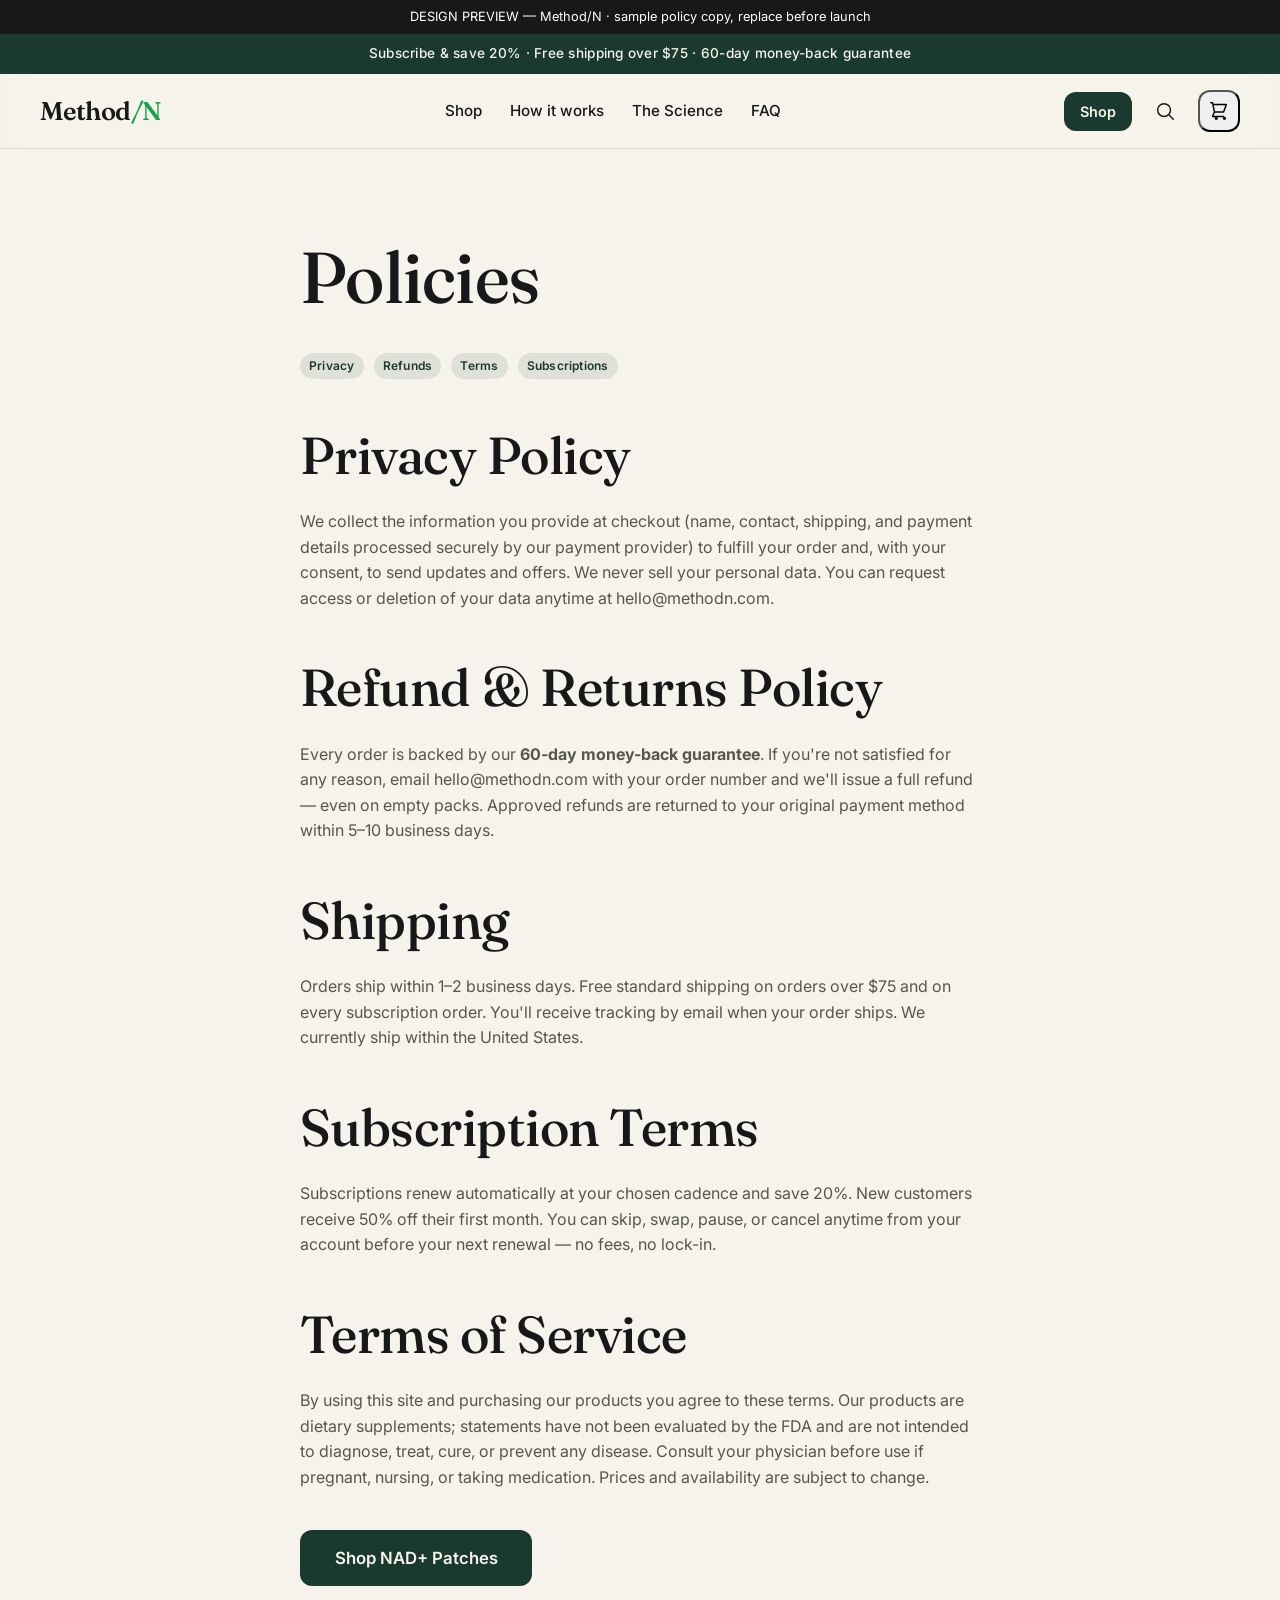
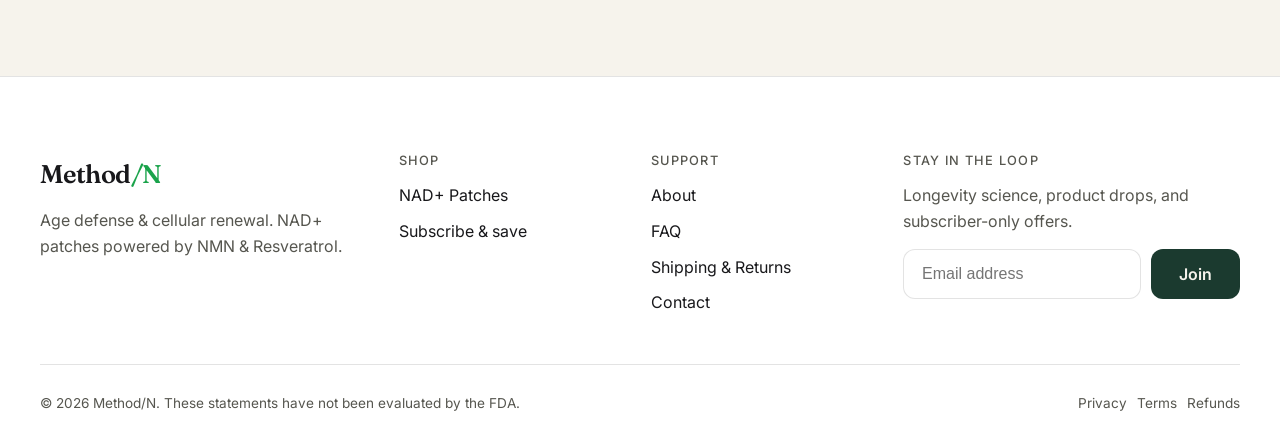
<file: preview/policies.html>
<!doctype html>
<html lang="en">
<head>
  <meta charset="utf-8">
  <meta name="viewport" content="width=device-width, initial-scale=1.0">
  <title>Policies — Method/N</title>
  <link rel="preconnect" href="https://fonts.googleapis.com"><link rel="preconnect" href="https://fonts.gstatic.com" crossorigin>
  <link rel="stylesheet" href="https://fonts.googleapis.com/css2?family=Fraunces:opsz,wght@9..144,400;9..144,500;9..144,600&family=Inter:wght@400;500;600;700&display=swap">
  <link rel="stylesheet" href="/assets/base.css">
  <style>:root{--color-bg:#F6F3EC;--color-surface:#FFFFFF;--color-text:#18181B;--color-text-soft:#56564f;--color-primary:#1B3A2F;--color-primary-text:#F6F3EC;--color-accent:#D6FF6B;--color-accent-text:#18181B;--color-border:rgba(24,24,27,0.12);--radius:12px;--radius-lg:24px;--page-width:1280px;--font-heading:'Fraunces',Georgia,serif;--font-body:'Inter',sans-serif}.preview-banner{background:#18181B;color:#fff;font-size:.8rem;text-align:center;padding:7px 12px}.logo-slash{color:#1aa34b}.policy h2{margin-top:48px;scroll-margin-top:90px}.policy p{color:var(--color-text-soft)}</style>
</head>
<body class="template-page">
<div class="preview-banner">DESIGN PREVIEW — Method/N · sample policy copy, replace before launch</div>
<div class="announcement">Subscribe &amp; save 20% · Free shipping over $75 · 60-day money-back guarantee</div>
<header class="header"><div class="page-width header__inner">
  <button class="header__menu-toggle" data-nav-open aria-label="Open menu"><svg viewBox="0 0 24 24" fill="none" stroke="currentColor" stroke-width="1.8" stroke-linecap="round"><path d="M4 7h16M4 12h16M4 17h16"/></svg></button>
  <a href="/preview/index.html" class="header__logo">Method<span class="logo-slash">/N</span></a>
  <nav class="header__nav" aria-label="Primary"><a href="/preview/shop.html">Shop</a><a href="/preview/index.html#how">How it works</a><a href="/preview/about.html">The Science</a><a href="/preview/faq.html">FAQ</a></nav>
  <div class="header__actions"><a href="/preview/product.html" class="header__cta">Shop</a><a href="/preview/shop.html" class="header__icon" aria-label="Search"><svg viewBox="0 0 24 24" fill="none" stroke="currentColor" stroke-width="1.6" stroke-linecap="round"><circle cx="11" cy="11" r="7"/><path d="M21 21l-4-4"/></svg></a><button class="header__icon" data-cart-open aria-label="Cart"><svg viewBox="0 0 24 24" fill="none" stroke="currentColor" stroke-width="1.6" stroke-linecap="round" stroke-linejoin="round"><path d="M3 3h2l.4 2M7 13h10l3-8H5.4M7 13L5.4 5M7 13l-2 5h12"/><circle cx="9" cy="20" r="1"/><circle cx="18" cy="20" r="1"/></svg><span class="cart-count" data-cart-count hidden>0</span></button></div>
</div></header>

<main>
<section class="section"><div class="page-width policy" style="max-width:760px">
  <h1>Policies</h1>
  <p class="pill-row"><a class="badge badge--soft" href="#privacy">Privacy</a> <a class="badge badge--soft" href="#refunds">Refunds</a> <a class="badge badge--soft" href="#terms">Terms</a> <a class="badge badge--soft" href="#subscriptions">Subscriptions</a></p>

  <h2 id="privacy">Privacy Policy</h2>
  <p>We collect the information you provide at checkout (name, contact, shipping, and payment details processed securely by our payment provider) to fulfill your order and, with your consent, to send updates and offers. We never sell your personal data. You can request access or deletion of your data anytime at <a href="mailto:hello@methodn.com">hello@methodn.com</a>.</p>

  <h2 id="refunds">Refund &amp; Returns Policy</h2>
  <p>Every order is backed by our <strong>60-day money-back guarantee</strong>. If you're not satisfied for any reason, email <a href="mailto:hello@methodn.com">hello@methodn.com</a> with your order number and we'll issue a full refund — even on empty packs. Approved refunds are returned to your original payment method within 5–10 business days.</p>

  <h2 id="shipping">Shipping</h2>
  <p>Orders ship within 1–2 business days. Free standard shipping on orders over $75 and on every subscription order. You'll receive tracking by email when your order ships. We currently ship within the United States.</p>

  <h2 id="subscriptions">Subscription Terms</h2>
  <p>Subscriptions renew automatically at your chosen cadence and save 20%. New customers receive 50% off their first month. You can skip, swap, pause, or cancel anytime from your account before your next renewal — no fees, no lock-in.</p>

  <h2 id="terms">Terms of Service</h2>
  <p>By using this site and purchasing our products you agree to these terms. Our products are dietary supplements; statements have not been evaluated by the FDA and are not intended to diagnose, treat, cure, or prevent any disease. Consult your physician before use if pregnant, nursing, or taking medication. Prices and availability are subject to change.</p>

  <p style="margin-top:40px"><a href="/preview/product.html" class="btn btn--primary btn--lg">Shop NAD+ Patches</a></p>
</div></section>
</main>

<footer class="footer"><div class="page-width">
  <div class="footer__top">
    <div class="footer__brand"><a href="/preview/index.html" class="header__logo" style="display:inline-block;margin-bottom:14px">Method<span class="logo-slash">/N</span></a><p>Age defense &amp; cellular renewal. NAD+ patches powered by NMN &amp; Resveratrol.</p></div>
    <div><h4>Shop</h4><ul><li><a href="/preview/product.html">NAD+ Patches</a></li><li><a href="/preview/product.html">Subscribe &amp; save</a></li></ul></div>
    <div><h4>Support</h4><ul><li><a href="/preview/about.html">About</a></li><li><a href="/preview/faq.html">FAQ</a></li><li><a href="/preview/faq.html#shipping">Shipping &amp; Returns</a></li><li><a href="mailto:hello@methodn.com">Contact</a></li></ul></div>
    <div><h4>Stay in the loop</h4><p class="text-soft" style="margin-bottom:14px">Longevity science, product drops, and subscriber-only offers.</p><div class="newsletter__form"><input type="email" placeholder="Email address" aria-label="Email"><button class="btn btn--primary">Join</button></div></div>
  </div>
  <div class="footer__bottom"><span>© 2026 Method/N. These statements have not been evaluated by the FDA.</span><div class="pill-row"><a href="/preview/policies.html#privacy">Privacy</a><a href="/preview/policies.html#terms">Terms</a><a href="/preview/policies.html#refunds">Refunds</a></div></div>
</div></footer>
<script src="/preview/preview-shop.js"></script>
</body>
</html>
</file>
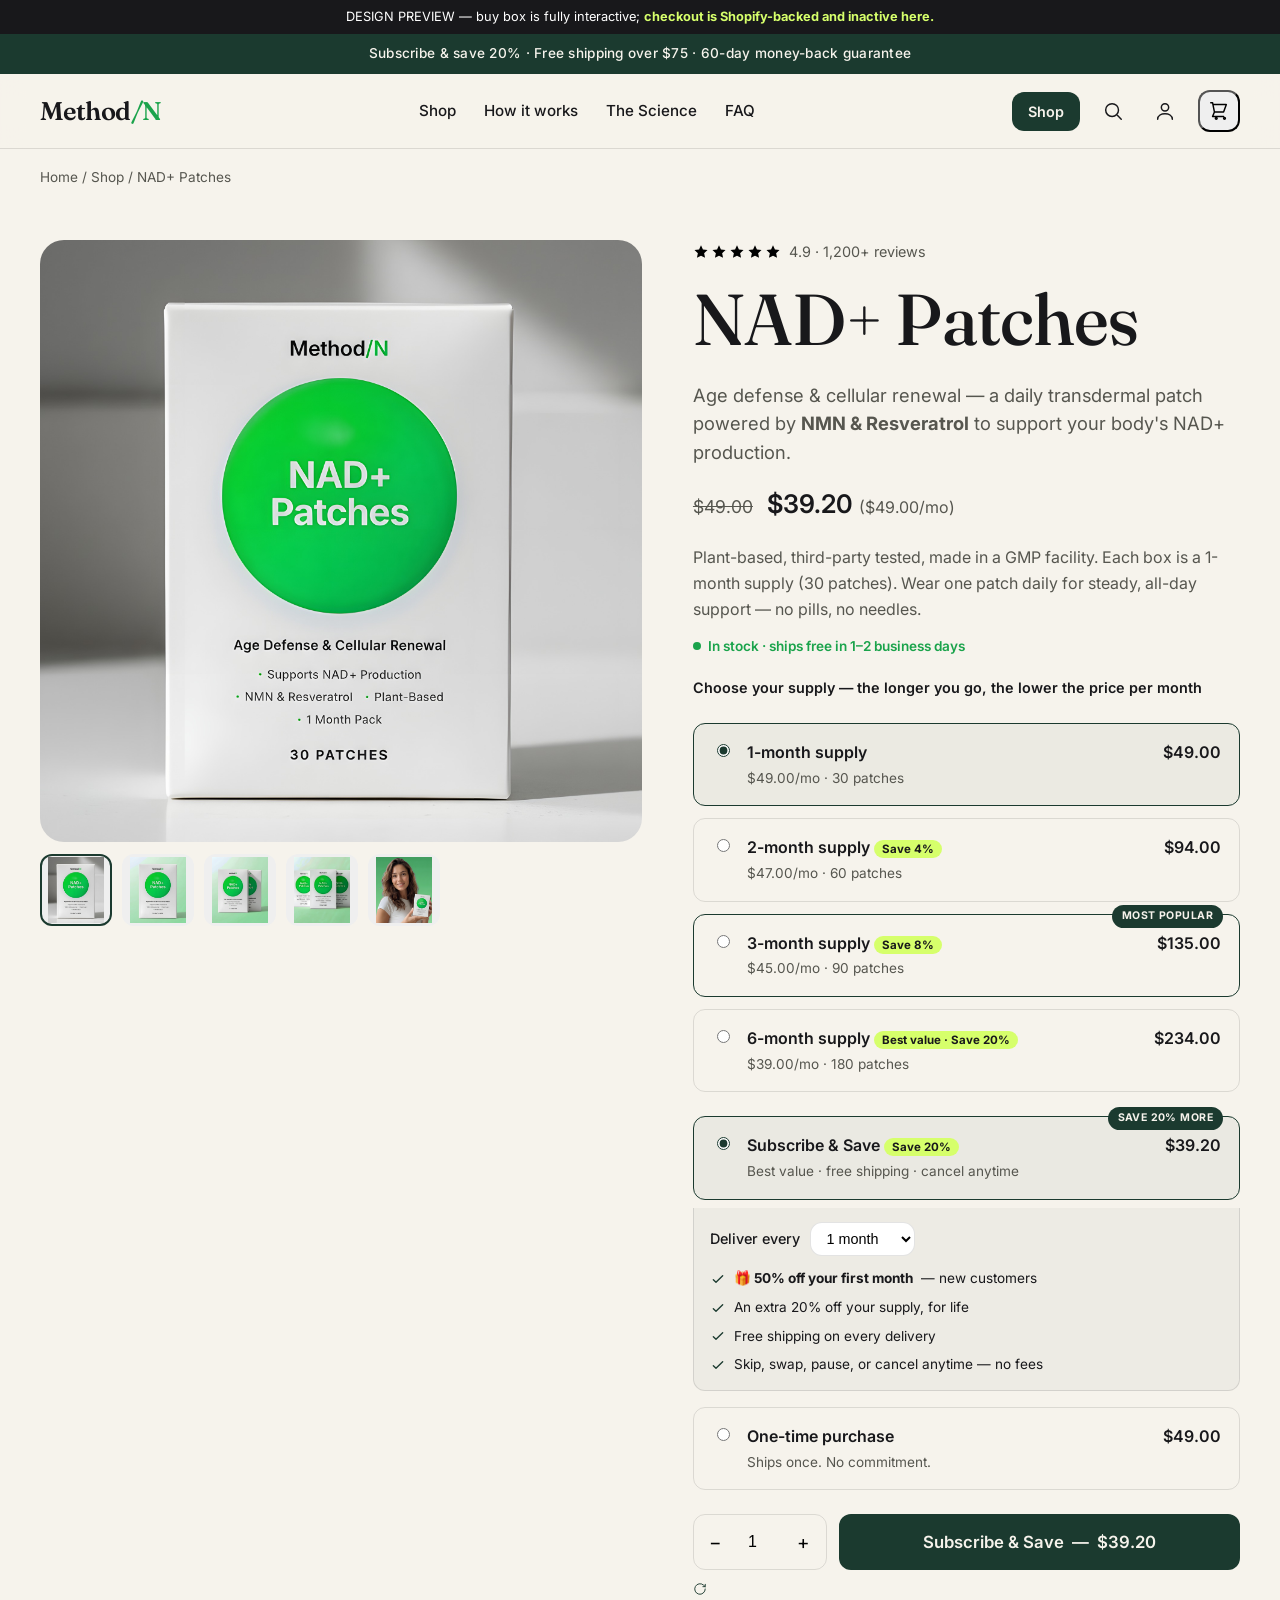
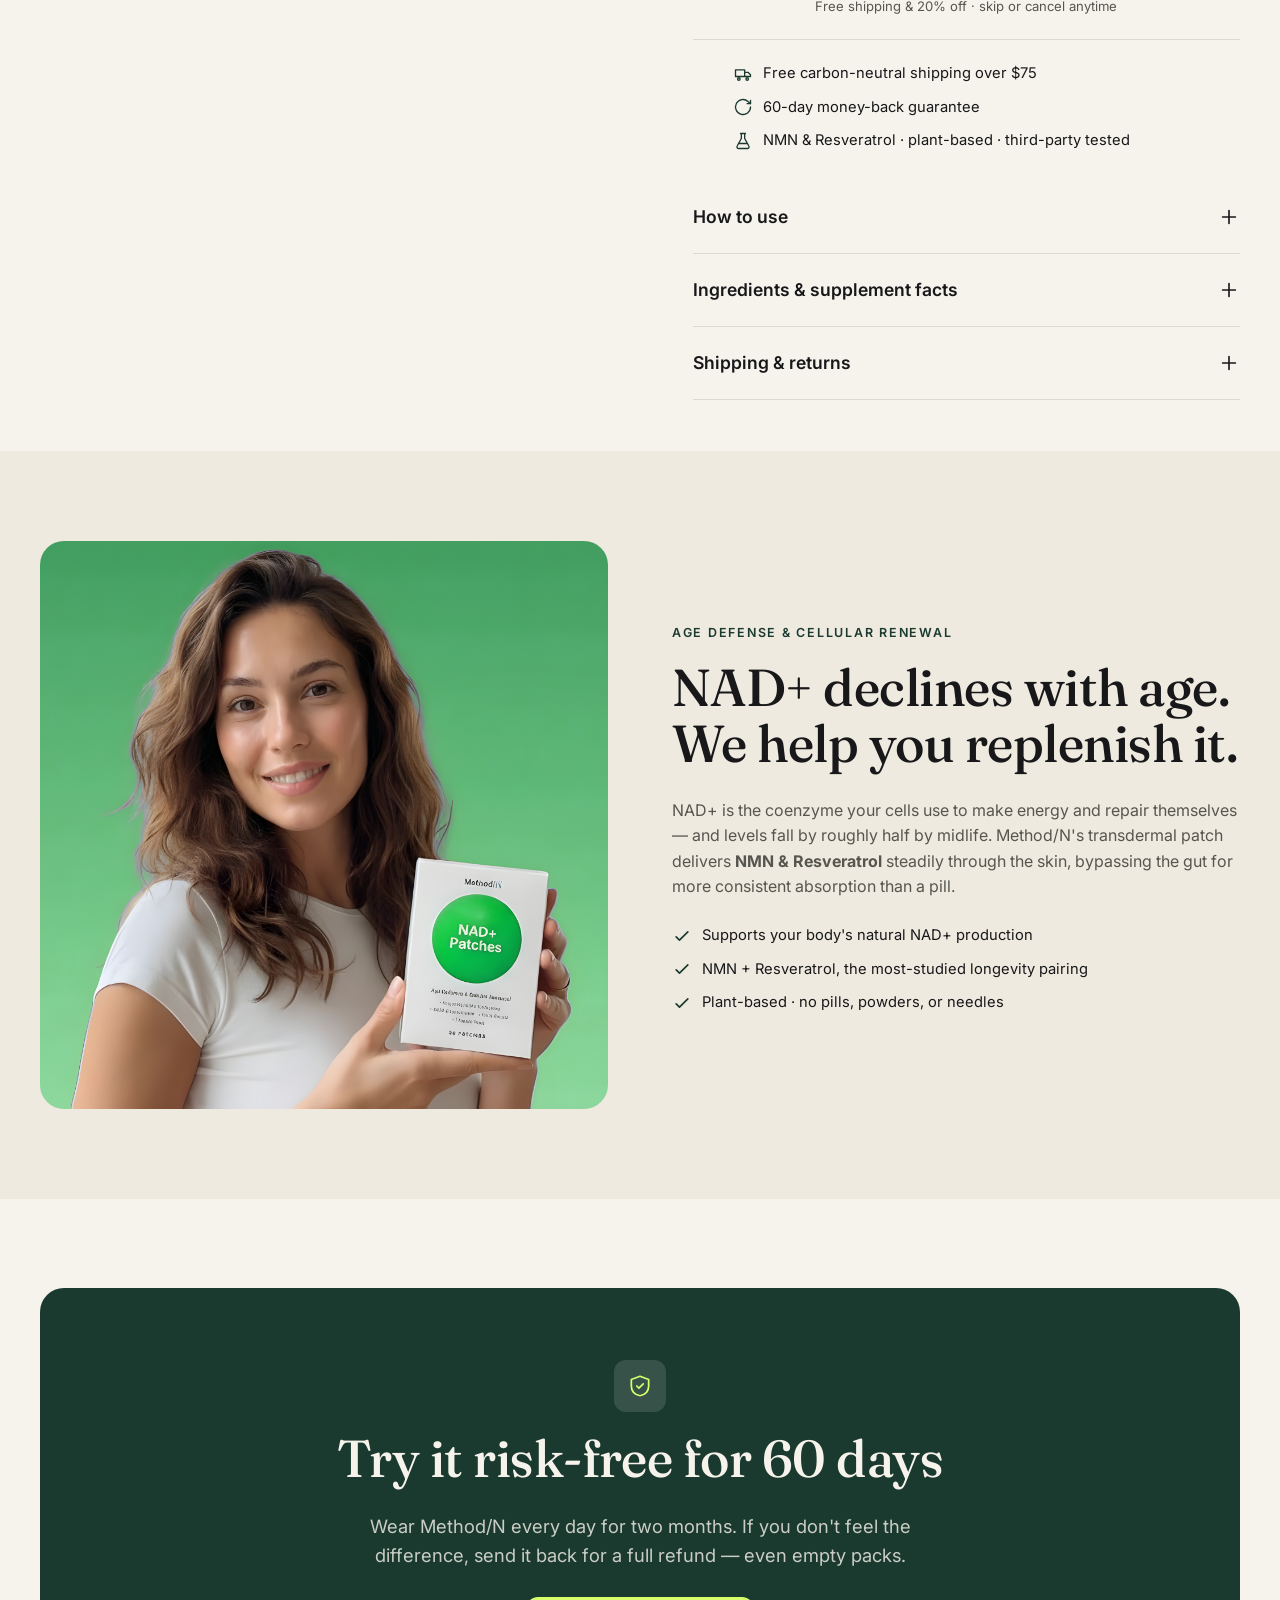
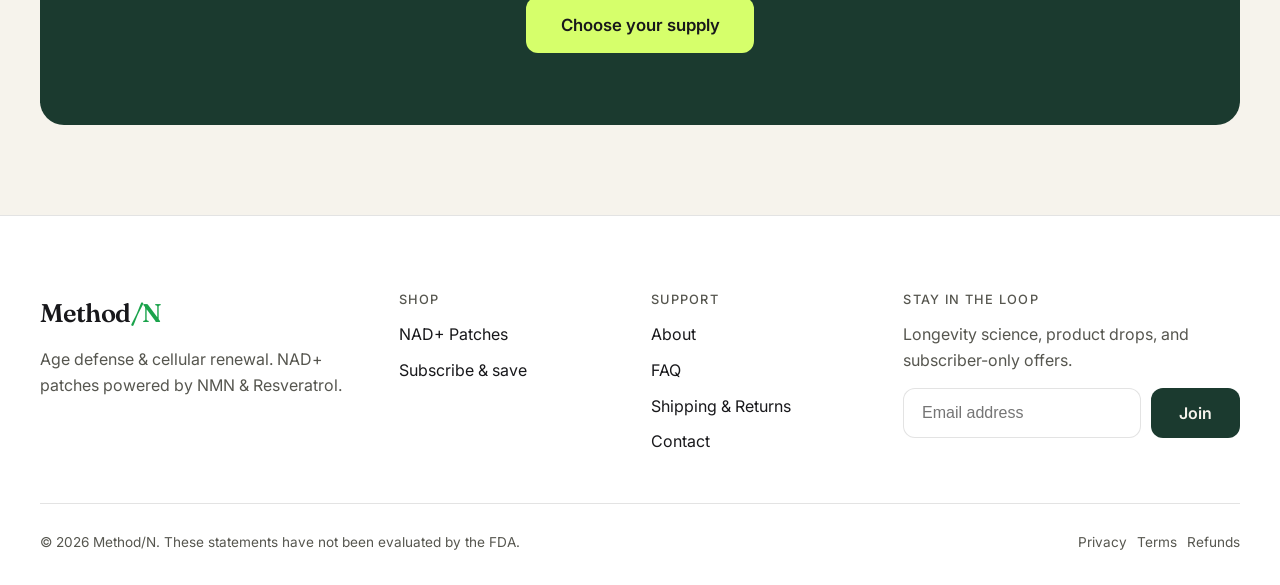
<file: preview/product.html>
<!doctype html>
<html lang="en">
<head>
  <meta charset="utf-8">
  <meta name="viewport" content="width=device-width, initial-scale=1.0">
  <title>Method/N NAD+ Patches — Design Preview</title>
  <link rel="preconnect" href="https://fonts.googleapis.com">
  <link rel="preconnect" href="https://fonts.gstatic.com" crossorigin>
  <link rel="stylesheet" href="https://fonts.googleapis.com/css2?family=Fraunces:opsz,wght@9..144,400;9..144,500;9..144,600&family=Inter:wght@400;500;600;700&display=swap">
  <link rel="stylesheet" href="/assets/base.css">
  <style>
    :root{
      --color-bg:#F6F3EC; --color-surface:#FFFFFF; --color-text:#18181B; --color-text-soft:#56564f;
      --color-primary:#1B3A2F; --color-primary-text:#F6F3EC; --color-accent:#D6FF6B; --color-accent-text:#18181B;
      --color-border:rgba(24,24,27,0.12); --radius:12px; --radius-lg:24px; --page-width:1280px;
      --font-heading:'Fraunces',Georgia,serif; --font-body:'Inter',-apple-system,sans-serif;
    }
    .preview-banner{background:#18181B;color:#fff;font-size:.8rem;text-align:center;padding:7px 12px}
    .preview-banner b{color:var(--color-accent)}
    .breadcrumb{font-size:.85rem;color:var(--color-text-soft);padding-top:18px}
    .breadcrumb a:hover{color:var(--color-primary)}
    .logo-slash{color:#1aa34b}
  </style>
</head>
<body class="template-product">

<div class="preview-banner">DESIGN PREVIEW — buy box is fully interactive; <b>checkout is Shopify-backed and inactive here.</b></div>
<div class="announcement">Subscribe &amp; save 20% · Free shipping over $75 · 60-day money-back guarantee</div>

<header class="header">
  <div class="page-width header__inner">
    <button class="header__menu-toggle" data-nav-open aria-label="Open menu"><svg viewBox="0 0 24 24" fill="none" stroke="currentColor" stroke-width="1.8" stroke-linecap="round"><path d="M4 7h16M4 12h16M4 17h16"/></svg></button>
    <a href="/preview/index.html" class="header__logo">Method<span class="logo-slash">/N</span></a>
    <nav class="header__nav" aria-label="Primary">
      <a href="/preview/shop.html">Shop</a><a href="/preview/index.html#how">How it works</a><a href="/preview/index.html#science">The Science</a><a href="/preview/index.html#faq">FAQ</a>
    </nav>
    <div class="header__actions">
      <a href="#Product" class="header__cta">Shop</a>
      <a href="/preview/shop.html" class="header__icon" aria-label="Search"><svg viewBox="0 0 24 24" fill="none" stroke="currentColor" stroke-width="1.6" stroke-linecap="round"><circle cx="11" cy="11" r="7"/><path d="M21 21l-4-4"/></svg></a>
      <a href="#" class="header__icon" aria-label="Account"><svg viewBox="0 0 24 24" fill="none" stroke="currentColor" stroke-width="1.6" stroke-linecap="round" stroke-linejoin="round"><circle cx="12" cy="8" r="4"/><path d="M4 21c0-4 4-6 8-6s8 2 8 6"/></svg></a>
      <button class="header__icon" data-cart-open aria-label="Cart"><svg viewBox="0 0 24 24" fill="none" stroke="currentColor" stroke-width="1.6" stroke-linecap="round" stroke-linejoin="round"><path d="M3 3h2l.4 2M7 13h10l3-8H5.4M7 13L5.4 5M7 13l-2 5h12"/><circle cx="9" cy="20" r="1"/><circle cx="18" cy="20" r="1"/></svg><span class="cart-count" data-cart-count hidden>0</span></button>
    </div>
  </div>
</header>

<main>
<div class="page-width breadcrumb"><a href="/preview/index.html">Home</a> / <a href="/preview/shop.html">Shop</a> / NAD+ Patches</div>

<section class="section section--tight"><div class="page-width">
  <div class="product" id="Product">
    <!-- Gallery (real product photography) -->
    <div class="product__gallery" data-gallery>
      <div class="product__main-image">
        <img id="MainImg" src="/assets/methodnproductimage.jpeg" alt="Method/N NAD+ Patches box" width="832" height="832">
      </div>
      <div class="product__thumbs">
        <button class="product__thumb is-active" data-full="/assets/methodnproductimage.jpeg"><img src="/assets/methodnproductimage.jpeg" alt="NAD+ Patches front" width="72" height="72"></button>
        <button class="product__thumb" data-full="/assets/methodn1box.jpeg"><img src="/assets/methodn1box.jpeg" alt="1-month supply" width="72" height="72"></button>
        <button class="product__thumb" data-full="/assets/methodn2box.jpeg"><img src="/assets/methodn2box.jpeg" alt="2-month supply" width="72" height="72"></button>
        <button class="product__thumb" data-full="/assets/methodn3box.jpeg"><img src="/assets/methodn3box.jpeg" alt="3-month supply" width="72" height="72"></button>
        <button class="product__thumb" data-full="/assets/methodnugcproductimage.jpeg"><img src="/assets/methodnugcproductimage.jpeg" alt="Customer holding NAD+ Patches" width="72" height="72"></button>
      </div>
    </div>

    <!-- Buy box -->
    <div class="product__info" data-atc-anchor>
      <div class="product__rating">
        <span class="stars"><svg viewBox="0 0 24 24" width="16"><use href="#i-star"/></svg><svg viewBox="0 0 24 24" width="16"><use href="#i-star"/></svg><svg viewBox="0 0 24 24" width="16"><use href="#i-star"/></svg><svg viewBox="0 0 24 24" width="16"><use href="#i-star"/></svg><svg viewBox="0 0 24 24" width="16"><use href="#i-star"/></svg></span>
        <span class="text-soft">4.9 · 1,200+ reviews</span>
      </div>
      <h1 class="product__title">NAD+ Patches</h1>
      <p class="lede">Age defense &amp; cellular renewal — a daily transdermal patch powered by <strong>NMN &amp; Resveratrol</strong> to support your body's NAD+ production.</p>

      <div class="product__price">
        <span id="CompareAt"></span>
        <span id="Price">$39.20</span>
        <span class="text-soft" id="PerMonth" style="font-size:1rem;font-weight:400"></span>
      </div>

      <div class="product__desc">Plant-based, third-party tested, made in a GMP facility. Each box is a 1-month supply (30 patches). Wear one patch daily for steady, all-day support — no pills, no needles.</div>
      <p style="font-size:.85rem;color:#1aa34b;font-weight:600;margin:-6px 0 2px"><span style="display:inline-block;width:8px;height:8px;background:#1aa34b;border-radius:50%;margin-right:7px;vertical-align:1px"></span>In stock · ships free in 1–2 business days</p>

      <!-- Supply tier (volume discount) -->
      <div class="variant-group">
        <label class="variant-group__label">Choose your supply — the longer you go, the lower the price per month</label>
        <div class="purchase-options" id="PackOptions">
          <label class="purchase-option">
            <input type="radio" name="pack" value="1" data-price="4900" data-compare="4900" data-permonth="$49.00/mo" checked>
            <div class="purchase-option__body"><div class="purchase-option__title"><span>1-month supply</span><span>$49.00</span></div><div class="purchase-option__note">$49.00/mo · 30 patches</div></div>
          </label>
          <label class="purchase-option">
            <input type="radio" name="pack" value="2" data-price="9400" data-compare="9800" data-permonth="$47.00/mo">
            <div class="purchase-option__body"><div class="purchase-option__title"><span>2-month supply <span class="save-badge">Save 4%</span></span><span>$94.00</span></div><div class="purchase-option__note">$47.00/mo · 60 patches</div></div>
          </label>
          <label class="purchase-option purchase-option--sub" data-ribbon="Most popular">
            <input type="radio" name="pack" value="3" data-price="13500" data-compare="14700" data-permonth="$45.00/mo">
            <div class="purchase-option__body"><div class="purchase-option__title"><span>3-month supply <span class="save-badge">Save 8%</span></span><span>$135.00</span></div><div class="purchase-option__note">$45.00/mo · 90 patches</div></div>
          </label>
          <label class="purchase-option">
            <input type="radio" name="pack" value="6" data-price="23400" data-compare="29400" data-permonth="$39.00/mo">
            <div class="purchase-option__body"><div class="purchase-option__title"><span>6-month supply <span class="save-badge">Best value · Save 20%</span></span><span>$234.00</span></div><div class="purchase-option__note">$39.00/mo · 180 patches</div></div>
          </label>
        </div>
      </div>

      <!-- Purchase options (subscription-first) -->
      <div class="purchase-options" id="PurchaseOptions">
        <label class="purchase-option purchase-option--sub" data-ribbon="Save 20% more">
          <input type="radio" name="mode" value="subscribe" checked>
          <div class="purchase-option__body">
            <div class="purchase-option__title"><span>Subscribe &amp; Save <span class="save-badge">Save 20%</span></span><span id="SubPrice">$39.20</span></div>
            <div class="purchase-option__note">Best value · free shipping · cancel anytime</div>
          </div>
        </label>
        <div class="sub-extra" id="SubExtra">
          <div class="freq-field"><label for="Freq">Deliver every</label>
            <select id="Freq"><option value="1">1 month</option><option value="2">2 months</option><option value="3">3 months</option></select>
          </div>
          <ul class="sub-perks">
            <li><svg viewBox="0 0 24 24"><use href="#i-check"/></svg> <strong>🎁 50% off your first month</strong> — new customers</li>
            <li><svg viewBox="0 0 24 24"><use href="#i-check"/></svg> An extra 20% off your supply, for life</li>
            <li><svg viewBox="0 0 24 24"><use href="#i-check"/></svg> Free shipping on every delivery</li>
            <li><svg viewBox="0 0 24 24"><use href="#i-check"/></svg> Skip, swap, pause, or cancel anytime — no fees</li>
          </ul>
        </div>
        <label class="purchase-option">
          <input type="radio" name="mode" value="onetime">
          <div class="purchase-option__body">
            <div class="purchase-option__title"><span>One-time purchase</span><span id="OncePrice">$49.00</span></div>
            <div class="purchase-option__note">Ships once. No commitment.</div>
          </div>
        </label>
      </div>

      <!-- Quantity + ATC -->
      <div class="product__atc">
        <div class="qty">
          <button type="button" data-qty-minus aria-label="Decrease">−</button>
          <input type="number" id="Qty" value="1" min="1" inputmode="numeric" aria-label="Quantity">
          <button type="button" data-qty-plus aria-label="Increase">+</button>
        </div>
        <button type="button" class="btn btn--primary btn--lg" style="flex:1" id="AddBtn"><span id="AtcLabel">Subscribe &amp; Save</span> — <span id="AtcPrice">$39.20</span></button>
      </div>
      <p class="atc-microcopy" id="AtcMicro"><svg viewBox="0 0 24 24"><use href="#i-refresh"/></svg> Free shipping &amp; 20% off · skip or cancel anytime</p>

      <ul class="product__trust">
        <li><svg viewBox="0 0 24 24"><use href="#i-truck"/></svg> Free carbon-neutral shipping over $75</li>
        <li><svg viewBox="0 0 24 24"><use href="#i-refresh"/></svg> 60-day money-back guarantee</li>
        <li><svg viewBox="0 0 24 24"><use href="#i-flask"/></svg> NMN &amp; Resveratrol · plant-based · third-party tested</li>
      </ul>

      <div style="margin-top:28px">
        <details class="faq__item"><summary class="faq__q">How to use<span class="faq__icon"><svg viewBox="0 0 24 24" width="22"><use href="#i-plus"/></svg></span></summary><div class="faq__a">Apply one patch to clean, dry skin each morning — inner forearm, shoulder, or hip. Wear up to 8 hours, then remove. Use daily for best results.</div></details>
        <details class="faq__item"><summary class="faq__q">Ingredients &amp; supplement facts<span class="faq__icon"><svg viewBox="0 0 24 24" width="22"><use href="#i-plus"/></svg></span></summary><div class="faq__a">NMN (nicotinamide mononucleotide) and Resveratrol delivered transdermally to support NAD+ production. Plant-based, non-GMO, gluten-free. Full supplement facts printed on each pack.</div></details>
        <details class="faq__item"><summary class="faq__q">Shipping &amp; returns<span class="faq__icon"><svg viewBox="0 0 24 24" width="22"><use href="#i-plus"/></svg></span></summary><div class="faq__a">Ships within 1–2 business days. Free shipping over $75. Not feeling it? Return within 60 days for a full refund.</div></details>
      </div>
    </div>
  </div>
</div></section>

<!-- UGC / science band -->
<section class="section" id="science" style="background:#EFEADF"><div class="page-width">
  <div class="split reveal">
    <div class="split__media"><img src="/assets/methodnugcproductimage.jpeg" alt="Customer holding Method/N NAD+ Patches" width="697" height="697" style="border-radius:var(--radius-lg)"></div>
    <div class="split__content">
      <span class="eyebrow">Age defense &amp; cellular renewal</span>
      <h2>NAD+ declines with age. We help you replenish it.</h2>
      <div class="flow text-soft"><p>NAD+ is the coenzyme your cells use to make energy and repair themselves — and levels fall by roughly half by midlife. Method/N's transdermal patch delivers <strong>NMN &amp; Resveratrol</strong> steadily through the skin, bypassing the gut for more consistent absorption than a pill.</p></div>
      <ul class="product__trust" style="margin-top:24px;border:0;padding:0">
        <li><svg viewBox="0 0 24 24"><use href="#i-check"/></svg> Supports your body's natural NAD+ production</li>
        <li><svg viewBox="0 0 24 24"><use href="#i-check"/></svg> NMN + Resveratrol, the most-studied longevity pairing</li>
        <li><svg viewBox="0 0 24 24"><use href="#i-check"/></svg> Plant-based · no pills, powders, or needles</li>
      </ul>
    </div>
  </div>
</div></section>

<!-- Guarantee -->
<section class="section"><div class="page-width"><div class="guarantee reveal">
  <div class="benefit__icon" style="margin-inline:auto;background:rgba(255,255,255,0.12);color:var(--color-accent)"><svg viewBox="0 0 24 24" width="28"><use href="#i-shield"/></svg></div>
  <h2>Try it risk-free for 60 days</h2>
  <p class="lede" style="margin-inline:auto;max-width:52ch">Wear Method/N every day for two months. If you don't feel the difference, send it back for a full refund — even empty packs.</p>
  <div style="margin-top:28px"><a href="#Product" class="btn btn--accent btn--lg">Choose your supply</a></div>
</div></div></section>
</main>

<footer class="footer"><div class="page-width">
  <div class="footer__top">
    <div class="footer__brand"><a href="/preview/index.html" class="header__logo" style="display:inline-block;margin-bottom:14px">Method<span class="logo-slash">/N</span></a><p>Age defense &amp; cellular renewal. NAD+ patches powered by NMN &amp; Resveratrol.</p></div>
    <div><h4>Shop</h4><ul><li><a href="/preview/shop.html">NAD+ Patches</a></li><li><a href="/preview/product.html">Subscribe &amp; save</a></li></ul></div>
    <div><h4>Support</h4><ul><li><a href="/preview/about.html">About</a></li><li><a href="/preview/faq.html">FAQ</a></li><li><a href="/preview/faq.html#shipping">Shipping &amp; Returns</a></li><li><a href="mailto:hello@methodn.com">Contact</a></li></ul></div>
    <div><h4>Stay in the loop</h4><p class="text-soft" style="margin-bottom:14px">Longevity science, product drops, and subscriber-only offers.</p><div class="newsletter__form"><input type="email" placeholder="Email address" aria-label="Email"><button class="btn btn--primary">Join</button></div></div>
  </div>
  <div class="footer__bottom"><span>© 2026 Method/N. These statements have not been evaluated by the FDA.</span><div class="pill-row"><a href="/preview/policies.html#privacy">Privacy</a><a href="/preview/policies.html#terms">Terms</a><a href="/preview/policies.html#refunds">Refunds</a></div></div>
</div></footer>

<!-- Sticky mobile ATC -->
<div class="sticky-atc" data-sticky-atc>
  <div class="sticky-atc__info"><div class="sticky-atc__title">NAD+ Patches</div><div class="sticky-atc__price" id="StickyPrice">$39.20</div></div>
  <button class="btn btn--primary" onclick="document.getElementById('AddBtn').click()">Add to cart</button>
</div>

<script src="/preview/preview-shop.js"></script>
<script>
  (function () {
    var money = function (c) { return '$' + (c / 100).toFixed(2); };
    var packLabels = { '1': '1-month supply', '2': '2-month supply', '3': '3-month supply', '6': '6-month supply' };
    function selPack() { return document.querySelector('input[name=pack]:checked'); }
    function isSub() { return document.querySelector('input[name=mode]:checked').value === 'subscribe'; }
    function update() {
      var p = selPack();
      var base = parseInt(p.dataset.price, 10);
      var compare = parseInt(p.dataset.compare, 10);
      var sub = Math.round(base * 0.8);
      var current = isSub() ? sub : base;
      var qty = Math.max(1, parseInt(document.getElementById('Qty').value, 10) || 1);
      document.getElementById('Price').textContent = money(current * qty);
      document.getElementById('PerMonth').textContent = '(' + p.dataset.permonth + ')';
      // Compare-at: subscribe strikes the one-time pack price; one-time strikes the volume compare-at
      var strike = isSub() ? base : (compare > base ? compare : 0);
      document.getElementById('CompareAt').innerHTML = strike ? '<s>' + money(strike * qty) + '</s>' : '';
      document.getElementById('SubPrice').textContent = money(sub);
      document.getElementById('OncePrice').textContent = money(base);
      document.getElementById('AtcPrice').textContent = money(current * qty);
      document.getElementById('StickyPrice').textContent = money(current * qty);
      document.getElementById('SubExtra').hidden = !isSub();
      document.getElementById('AtcLabel').textContent = isSub() ? 'Subscribe & Save' : 'Add to cart';
      document.getElementById('AtcMicro').hidden = !isSub();
    }
    document.getElementById('Product').addEventListener('change', function (e) {
      if (e.target.name === 'pack' || e.target.name === 'mode') update();
    });
    document.getElementById('Qty').addEventListener('input', update);
    document.querySelectorAll('.product__thumb').forEach(function (t) {
      t.addEventListener('click', function () {
        document.querySelectorAll('.product__thumb').forEach(function (x) { x.classList.remove('is-active'); });
        t.classList.add('is-active');
        document.getElementById('MainImg').src = t.dataset.full;
      });
    });
    document.getElementById('AddBtn').addEventListener('click', function () {
      var p = selPack();
      var base = parseInt(p.dataset.price, 10);
      var sub = isSub();
      var current = sub ? Math.round(base * 0.8) : base;
      var qty = Math.max(1, parseInt(document.getElementById('Qty').value, 10) || 1);
      var months = p.value;
      var freq = document.getElementById('Freq').value;
      var meta = sub ? (packLabels[months] + ' · Subscribe & Save · every ' + freq + ' mo')
                     : (packLabels[months] + ' · One-time');
      window.MN.add({
        id: 'nadpatch-' + months + '-' + (sub ? 'sub' + freq : 'once'),
        title: 'Method/N NAD+ Patches',
        meta: meta, price: current, qty: qty, sub: sub, base: base,
        img: document.getElementById('MainImg').src
      });
    });
    update();
  })();
</script>
</body>
</html>
</file>
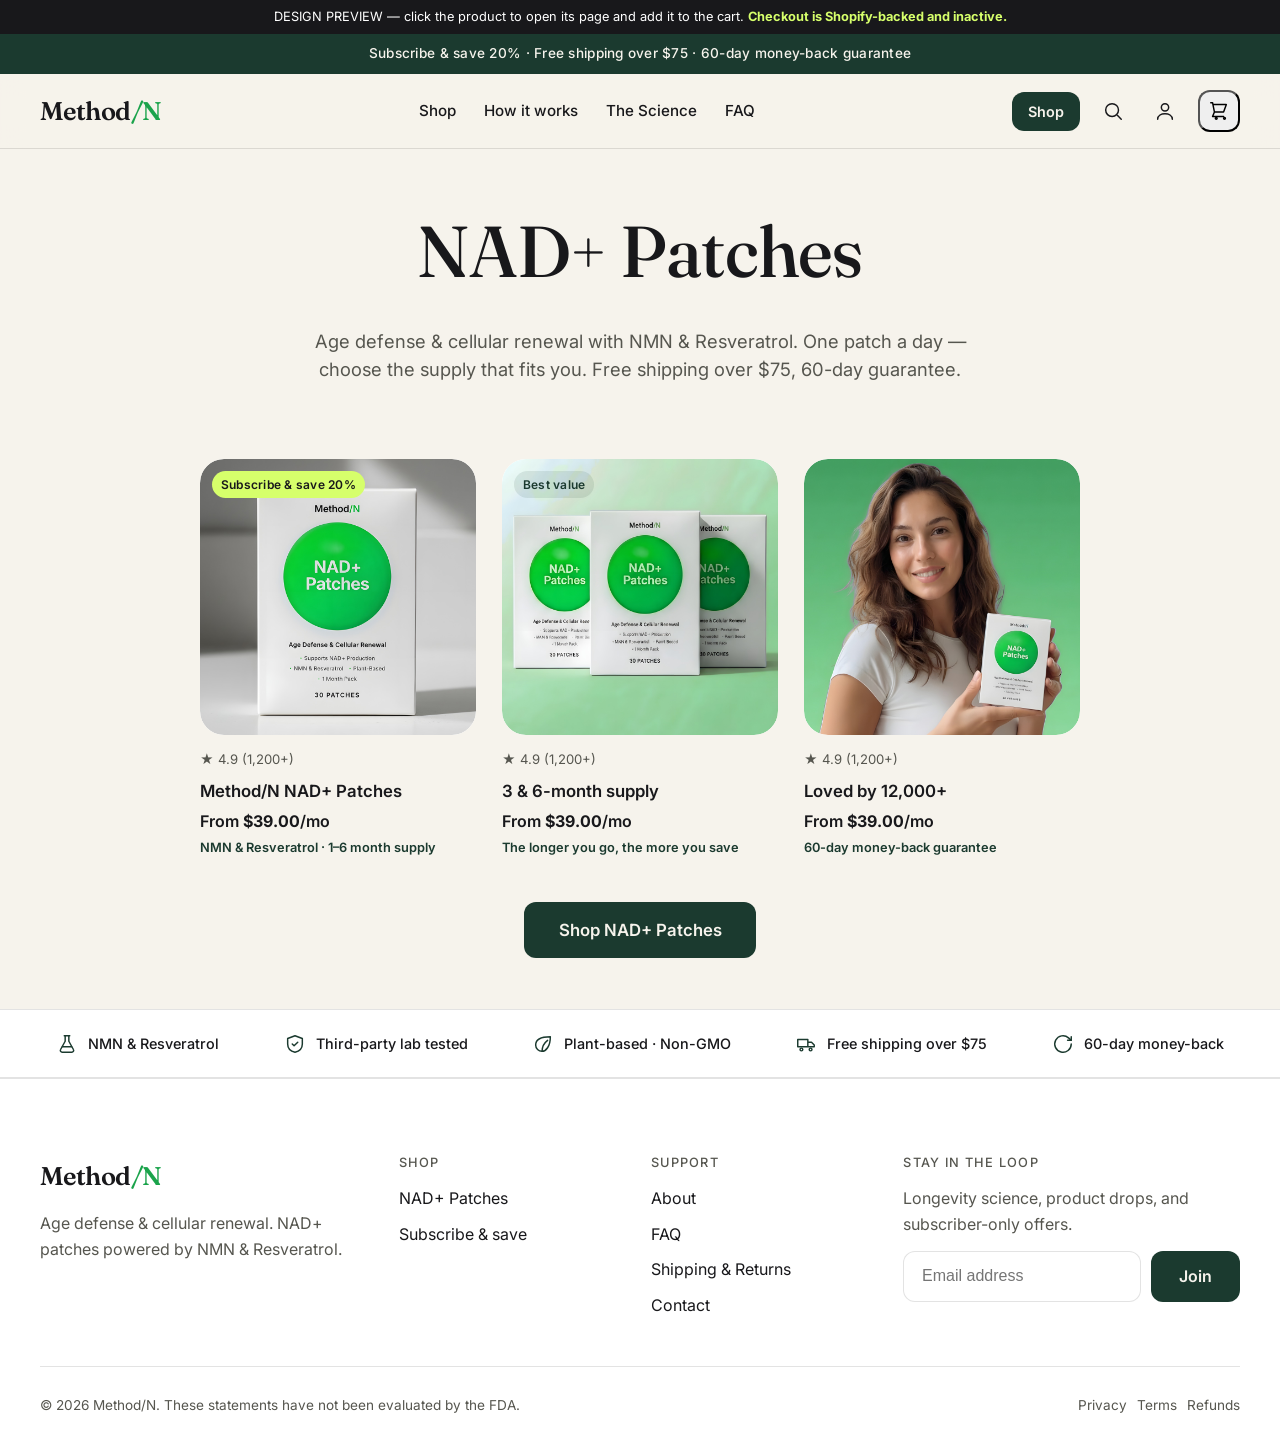
<file: preview/shop.html>
<!doctype html>
<html lang="en">
<head>
  <meta charset="utf-8">
  <meta name="viewport" content="width=device-width, initial-scale=1.0">
  <title>Shop NAD+ Patches — Method/N (Design Preview)</title>
  <link rel="preconnect" href="https://fonts.googleapis.com">
  <link rel="preconnect" href="https://fonts.gstatic.com" crossorigin>
  <link rel="stylesheet" href="https://fonts.googleapis.com/css2?family=Fraunces:opsz,wght@9..144,400;9..144,500;9..144,600&family=Inter:wght@400;500;600;700&display=swap">
  <link rel="stylesheet" href="/assets/base.css">
  <style>
    :root{
      --color-bg:#F6F3EC; --color-surface:#FFFFFF; --color-text:#18181B; --color-text-soft:#56564f;
      --color-primary:#1B3A2F; --color-primary-text:#F6F3EC; --color-accent:#D6FF6B; --color-accent-text:#18181B;
      --color-border:rgba(24,24,27,0.12); --radius:12px; --radius-lg:24px; --page-width:1280px;
      --font-heading:'Fraunces',Georgia,serif; --font-body:'Inter',-apple-system,sans-serif;
    }
    .preview-banner{background:#18181B;color:#fff;font-size:.8rem;text-align:center;padding:7px 12px}
    .preview-banner b{color:var(--color-accent)}
    .logo-slash{color:#1aa34b}
    .product-card__media img{aspect-ratio:1;border-radius:var(--radius-lg);width:100%;object-fit:cover}
  </style>
</head>
<body class="template-collection">

<div class="preview-banner">DESIGN PREVIEW — click the product to open its page and add it to the cart. <b>Checkout is Shopify-backed and inactive.</b></div>
<div class="announcement">Subscribe &amp; save 20% · Free shipping over $75 · 60-day money-back guarantee</div>

<header class="header">
  <div class="page-width header__inner">
    <button class="header__menu-toggle" data-nav-open aria-label="Open menu"><svg viewBox="0 0 24 24" fill="none" stroke="currentColor" stroke-width="1.8" stroke-linecap="round"><path d="M4 7h16M4 12h16M4 17h16"/></svg></button>
    <a href="/preview/index.html" class="header__logo">Method<span class="logo-slash">/N</span></a>
    <nav class="header__nav" aria-label="Primary">
      <a href="/preview/shop.html">Shop</a><a href="/preview/index.html#how">How it works</a><a href="/preview/index.html#science">The Science</a><a href="/preview/index.html#faq">FAQ</a>
    </nav>
    <div class="header__actions">
      <a href="/preview/product.html" class="header__cta">Shop</a>
      <a href="/preview/shop.html" class="header__icon" aria-label="Search"><svg viewBox="0 0 24 24" fill="none" stroke="currentColor" stroke-width="1.6" stroke-linecap="round"><circle cx="11" cy="11" r="7"/><path d="M21 21l-4-4"/></svg></a>
      <a href="#" class="header__icon" aria-label="Account"><svg viewBox="0 0 24 24" fill="none" stroke="currentColor" stroke-width="1.6" stroke-linecap="round" stroke-linejoin="round"><circle cx="12" cy="8" r="4"/><path d="M4 21c0-4 4-6 8-6s8 2 8 6"/></svg></a>
      <button class="header__icon" data-cart-open aria-label="Cart"><svg viewBox="0 0 24 24" fill="none" stroke="currentColor" stroke-width="1.6" stroke-linecap="round" stroke-linejoin="round"><path d="M3 3h2l.4 2M7 13h10l3-8H5.4M7 13L5.4 5M7 13l-2 5h12"/><circle cx="9" cy="20" r="1"/><circle cx="18" cy="20" r="1"/></svg><span class="cart-count" data-cart-count hidden>0</span></button>
    </div>
  </div>
</header>

<main>
<div class="page-width">
  <div class="collection-header reveal">
    <h1>NAD+ Patches</h1>
    <p class="lede" style="margin-inline:auto">Age defense &amp; cellular renewal with NMN &amp; Resveratrol. One patch a day — choose the supply that fits you. Free shipping over $75, 60-day guarantee.</p>
  </div>
</div>

<section class="section section--tight"><div class="page-width">
  <div class="grid grid--3" style="max-width:880px;margin-inline:auto">
    <a href="/preview/product.html" class="product-card reveal">
      <div class="product-card__media"><span class="product-card__badge badge">Subscribe &amp; save 20%</span><img src="/assets/methodnproductimage.jpeg" alt="Method/N NAD+ Patches" width="832" height="832"></div>
      <div class="product-card__rating">★ 4.9 (1,200+)</div>
      <div class="product-card__title">Method/N NAD+ Patches</div>
      <div class="product-card__price">From <strong>$39.00</strong>/mo</div>
      <div class="product-card__sub">NMN &amp; Resveratrol · 1–6 month supply</div>
    </a>
    <a href="/preview/product.html" class="product-card reveal">
      <div class="product-card__media"><span class="product-card__badge badge--soft badge">Best value</span><img src="/assets/methodn3box.jpeg" alt="Method/N 3-month supply" width="964" height="964"></div>
      <div class="product-card__rating">★ 4.9 (1,200+)</div>
      <div class="product-card__title">3 &amp; 6-month supply</div>
      <div class="product-card__price">From <strong>$39.00</strong>/mo</div>
      <div class="product-card__sub">The longer you go, the more you save</div>
    </a>
    <a href="/preview/product.html" class="product-card reveal">
      <div class="product-card__media"><img src="/assets/methodnugcproductimage.jpeg" alt="Customer with Method/N NAD+ Patches" width="697" height="697"></div>
      <div class="product-card__rating">★ 4.9 (1,200+)</div>
      <div class="product-card__title">Loved by 12,000+</div>
      <div class="product-card__price">From <strong>$39.00</strong>/mo</div>
      <div class="product-card__sub">60-day money-back guarantee</div>
    </a>
  </div>
  <div class="text-center" style="margin-top:44px"><a href="/preview/product.html" class="btn btn--primary btn--lg">Shop NAD+ Patches</a></div>
</div></section>

<div class="trust-bar"><div class="page-width"><div class="trust-bar__inner">
  <div class="trust-item"><svg viewBox="0 0 24 24"><use href="#i-flask"/></svg><span>NMN &amp; Resveratrol</span></div>
  <div class="trust-item"><svg viewBox="0 0 24 24"><use href="#i-shield"/></svg><span>Third-party lab tested</span></div>
  <div class="trust-item"><svg viewBox="0 0 24 24"><use href="#i-leaf"/></svg><span>Plant-based · Non-GMO</span></div>
  <div class="trust-item"><svg viewBox="0 0 24 24"><use href="#i-truck"/></svg><span>Free shipping over $75</span></div>
  <div class="trust-item"><svg viewBox="0 0 24 24"><use href="#i-refresh"/></svg><span>60-day money-back</span></div>
</div></div></div>
</main>

<footer class="footer"><div class="page-width">
  <div class="footer__top">
    <div class="footer__brand"><a href="/preview/index.html" class="header__logo" style="display:inline-block;margin-bottom:14px">Method<span class="logo-slash">/N</span></a><p>Age defense &amp; cellular renewal. NAD+ patches powered by NMN &amp; Resveratrol.</p></div>
    <div><h4>Shop</h4><ul><li><a href="/preview/product.html">NAD+ Patches</a></li><li><a href="/preview/product.html">Subscribe &amp; save</a></li></ul></div>
    <div><h4>Support</h4><ul><li><a href="/preview/about.html">About</a></li><li><a href="/preview/faq.html">FAQ</a></li><li><a href="/preview/faq.html#shipping">Shipping &amp; Returns</a></li><li><a href="mailto:hello@methodn.com">Contact</a></li></ul></div>
    <div><h4>Stay in the loop</h4><p class="text-soft" style="margin-bottom:14px">Longevity science, product drops, and subscriber-only offers.</p><div class="newsletter__form"><input type="email" placeholder="Email address" aria-label="Email"><button class="btn btn--primary">Join</button></div></div>
  </div>
  <div class="footer__bottom"><span>© 2026 Method/N. These statements have not been evaluated by the FDA.</span><div class="pill-row"><a href="/preview/policies.html#privacy">Privacy</a><a href="/preview/policies.html#terms">Terms</a><a href="/preview/policies.html#refunds">Refunds</a></div></div>
</div></footer>

<script src="/preview/preview-shop.js"></script>
</body>
</html>
</file>
<file: assets/base.css>
/* ==========================================================================
   MethodN — base design system
   Clinical-meets-warm longevity aesthetic. Tokens piped from theme.liquid.
   ========================================================================== */

*,
*::before,
*::after { box-sizing: border-box; }

html { -webkit-text-size-adjust: 100%; scroll-behavior: smooth; }

body {
  margin: 0;
  font-family: var(--font-body);
  font-size: 16px;
  line-height: 1.6;
  color: var(--color-text);
  background-color: var(--color-bg);
  -webkit-font-smoothing: antialiased;
  text-rendering: optimizeLegibility;
}

img, svg, video { display: block; max-width: 100%; height: auto; }

a { color: inherit; text-decoration: none; }

button { font-family: inherit; cursor: pointer; }

:focus-visible { outline: 2px solid var(--color-primary); outline-offset: 2px; }

.skip-link {
  position: absolute; left: -999px; top: 0; z-index: 1000;
  background: var(--color-primary); color: var(--color-primary-text);
  padding: 12px 18px; border-radius: var(--radius);
}
.skip-link:focus { left: 12px; top: 12px; }

/* --- Typography ---------------------------------------------------------- */
h1, h2, h3, h4 {
  font-family: var(--font-heading);
  font-weight: 500;
  line-height: 1.08;
  letter-spacing: -0.01em;
  margin: 0 0 0.5em;
  color: var(--color-text);
}
h1 { font-size: clamp(2.5rem, 5vw + 1rem, 4.5rem); }
h2 { font-size: clamp(2rem, 3vw + 1rem, 3.25rem); }
h3 { font-size: clamp(1.4rem, 1.5vw + 0.8rem, 2rem); }
h4 { font-size: 1.2rem; }
p { margin: 0 0 1em; }
p:last-child { margin-bottom: 0; }

.eyebrow {
  display: inline-block;
  font-family: var(--font-body);
  font-size: 0.78rem;
  font-weight: 600;
  letter-spacing: 0.14em;
  text-transform: uppercase;
  color: var(--color-primary);
  margin-bottom: 1rem;
}

.text-soft { color: var(--color-text-soft); }
.text-center { text-align: center; }
.lede { font-size: 1.15rem; line-height: 1.55; color: var(--color-text-soft); max-width: 56ch; }

/* --- Layout primitives --------------------------------------------------- */
.page-width {
  max-width: var(--page-width);
  margin-inline: auto;
  padding-inline: clamp(16px, 4vw, 40px);
}
.section { padding-block: clamp(48px, 7vw, 104px); }
.section--tight { padding-block: clamp(32px, 4vw, 56px); }

.grid { display: grid; gap: clamp(16px, 2vw, 32px); }
.grid--2 { grid-template-columns: repeat(2, 1fr); }
.grid--3 { grid-template-columns: repeat(3, 1fr); }
.grid--4 { grid-template-columns: repeat(4, 1fr); }
@media (max-width: 990px) {
  .grid--3, .grid--4 { grid-template-columns: repeat(2, 1fr); }
}
@media (max-width: 640px) {
  .grid--2, .grid--3, .grid--4 { grid-template-columns: 1fr; }
}

.section-head { max-width: 60ch; margin-inline: auto; margin-bottom: clamp(32px, 4vw, 56px); }
.section-head.text-center { margin-inline: auto; }

/* --- Buttons ------------------------------------------------------------- */
.btn {
  display: inline-flex;
  align-items: center;
  justify-content: center;
  gap: 0.5em;
  padding: 0.95em 1.7em;
  font-family: var(--font-body);
  font-size: 1rem;
  font-weight: 600;
  line-height: 1;
  border: 1.5px solid transparent;
  border-radius: var(--radius);
  transition: transform 0.15s ease, background-color 0.2s ease, color 0.2s ease, box-shadow 0.2s ease;
  text-align: center;
}
.btn:active { transform: translateY(1px); }
.btn--primary { background: var(--color-primary); color: var(--color-primary-text); }
.btn--primary:hover { box-shadow: 0 10px 30px -12px var(--color-primary); }
.btn--accent { background: var(--color-accent); color: var(--color-accent-text); }
.btn--accent:hover { filter: brightness(0.96); box-shadow: 0 10px 30px -12px var(--color-accent); }
.btn--outline { background: transparent; color: var(--color-text); border-color: var(--color-border); }
.btn--outline:hover { border-color: var(--color-primary); }
.btn--ghost { background: transparent; color: var(--color-primary); padding-inline: 0.4em; }
.btn--ghost:hover { text-decoration: underline; }
.btn--block { width: 100%; }
.btn--lg { padding: 1.1em 2em; font-size: 1.05rem; }

.link-arrow { font-weight: 600; color: var(--color-primary); display: inline-flex; align-items: center; gap: 0.4em; }
.link-arrow:hover { gap: 0.7em; }

/* --- Cards & surfaces ---------------------------------------------------- */
.card {
  background: var(--color-surface);
  border: 1px solid var(--color-border);
  border-radius: var(--radius-lg);
  padding: clamp(20px, 2.5vw, 32px);
}
.surface { background: var(--color-surface); border-radius: var(--radius-lg); }

.badge {
  display: inline-flex; align-items: center; gap: 0.4em;
  padding: 0.3em 0.75em;
  font-size: 0.75rem; font-weight: 600; letter-spacing: 0.02em;
  border-radius: 999px;
  background: var(--color-accent); color: var(--color-accent-text);
}
.badge--soft { background: color-mix(in srgb, var(--color-primary) 10%, transparent); color: var(--color-primary); }

.pill-row { display: flex; flex-wrap: wrap; gap: 10px; }

/* --- Star rating --------------------------------------------------------- */
.stars { display: inline-flex; gap: 2px; color: var(--color-accent); }
.stars svg { width: 16px; height: 16px; }
.stars--ink { color: var(--color-primary); }

/* --- Header -------------------------------------------------------------- */
.header {
  position: sticky; top: 0; z-index: 100;
  background: color-mix(in srgb, var(--color-bg) 85%, transparent);
  backdrop-filter: saturate(180%) blur(12px);
  border-bottom: 1px solid var(--color-border);
}
.header__inner {
  display: grid;
  grid-template-columns: auto 1fr auto;
  align-items: center;
  gap: 24px;
  padding-block: 16px;
}
.header__nav { display: flex; gap: 28px; align-items: center; justify-content: center; }
.header__nav a { font-weight: 500; font-size: 0.95rem; position: relative; }
.header__nav a::after {
  content: ""; position: absolute; left: 0; bottom: -4px; height: 2px; width: 0;
  background: var(--color-primary); transition: width 0.2s ease;
}
.header__nav a:hover::after { width: 100%; }
.header__logo { justify-self: start; font-family: var(--font-heading); font-size: 1.6rem; font-weight: 600; letter-spacing: -0.02em; }
.header__actions { justify-self: end; display: flex; gap: 14px; align-items: center; }
.header__icon { display: inline-flex; padding: 8px; border-radius: var(--radius); position: relative; }
.header__icon:hover { background: var(--color-border); }
.header__icon svg { width: 22px; height: 22px; }
.cart-count {
  position: absolute; top: 0; right: 0;
  min-width: 18px; height: 18px; padding: 0 5px;
  font-size: 0.7rem; font-weight: 700; line-height: 18px; text-align: center;
  background: var(--color-primary); color: var(--color-primary-text); border-radius: 999px;
}
.cart-count[hidden] { display: none; }
.header__menu-toggle { display: none; background: none; border: 0; padding: 8px; }
@media (max-width: 900px) {
  .header__nav { display: none; }
  .header__logo { justify-self: center; }
  .header__menu-toggle { display: inline-flex; }
}

/* Mobile nav */
.mobile-nav { position: fixed; inset: 0; z-index: 200; visibility: hidden; }
.mobile-nav[aria-hidden="false"] { visibility: visible; }
.mobile-nav__panel {
  position: absolute; inset: 0 30% 0 0; background: var(--color-bg);
  padding: 24px; transform: translateX(-100%); transition: transform 0.3s ease; overflow-y: auto;
}
.mobile-nav[aria-hidden="false"] .mobile-nav__panel { transform: translateX(0); }
.mobile-nav__overlay { position: absolute; inset: 0; background: rgba(0,0,0,0.4); opacity: 0; transition: opacity 0.3s ease; }
.mobile-nav[aria-hidden="false"] .mobile-nav__overlay { opacity: 1; }
.mobile-nav a { display: block; padding: 14px 0; font-size: 1.2rem; border-bottom: 1px solid var(--color-border); }
@media (max-width: 600px) { .mobile-nav__panel { inset: 0; } }

/* --- Announcement bar ---------------------------------------------------- */
.announcement {
  background: var(--color-primary); color: var(--color-primary-text);
  text-align: center; font-size: 0.85rem; font-weight: 500; letter-spacing: 0.02em;
  padding: 9px 16px;
}
.announcement a { text-decoration: underline; }

/* --- Marquee / trust bar ------------------------------------------------- */
.trust-bar { border-block: 1px solid var(--color-border); background: var(--color-surface); }
.trust-bar__inner { display: flex; flex-wrap: wrap; justify-content: space-around; gap: 18px 32px; padding-block: 22px; }
.trust-item { display: flex; align-items: center; gap: 10px; font-size: 0.9rem; font-weight: 500; }
.trust-item svg { width: 22px; height: 22px; color: var(--color-primary); flex: none; }

/* --- Hero ---------------------------------------------------------------- */
.hero { position: relative; overflow: hidden; }
.hero__inner { display: grid; grid-template-columns: 1.05fr 0.95fr; gap: clamp(32px, 5vw, 72px); align-items: center; }
.hero__content { padding-block: clamp(40px, 6vw, 80px); }
.hero h1 { margin-bottom: 0.4em; }
.hero__rating { display: flex; align-items: center; gap: 10px; margin-bottom: 22px; font-size: 0.9rem; font-weight: 500; }
.hero__ctas { display: flex; flex-wrap: wrap; gap: 14px; margin-top: 32px; }
.hero__media { position: relative; }
.hero__media img { width: 100%; border-radius: var(--radius-lg); object-fit: cover; aspect-ratio: 4/5; }
.hero__badges { display: flex; gap: 10px; flex-wrap: wrap; margin-top: 28px; }
@media (max-width: 900px) {
  .hero__inner { grid-template-columns: 1fr; }
  .hero__media { order: -1; }
  .hero__media img { aspect-ratio: 16/12; }
}

/* --- Benefits ------------------------------------------------------------ */
.benefit { text-align: left; }
.benefit__icon {
  width: 52px; height: 52px; display: grid; place-items: center;
  border-radius: var(--radius); background: color-mix(in srgb, var(--color-primary) 8%, transparent);
  color: var(--color-primary); margin-bottom: 18px;
}
.benefit__icon svg { width: 26px; height: 26px; }
.benefit h3 { font-size: 1.25rem; margin-bottom: 0.35em; }

/* --- How it works -------------------------------------------------------- */
.steps { counter-reset: step; }
.step { position: relative; padding-top: 8px; }
.step__num {
  display: inline-grid; place-items: center; width: 44px; height: 44px;
  border-radius: 999px; background: var(--color-primary); color: var(--color-primary-text);
  font-family: var(--font-heading); font-size: 1.3rem; margin-bottom: 16px;
}

/* --- Goals (shop by goal) ------------------------------------------------ */
.goal-card {
  position: relative; overflow: hidden; border-radius: var(--radius-lg);
  aspect-ratio: 3/4; display: flex; align-items: flex-end;
  color: #fff; padding: 24px; isolation: isolate;
}
.goal-card img { position: absolute; inset: 0; width: 100%; height: 100%; object-fit: cover; z-index: -2; }
.goal-card::after { content: ""; position: absolute; inset: 0; z-index: -1; background: linear-gradient(to top, rgba(0,0,0,0.7), rgba(0,0,0,0) 60%); }
.goal-card h3 { color: #fff; margin: 0; }
.goal-card span { color: rgba(255,255,255,0.85); font-size: 0.9rem; }

/* --- Product card -------------------------------------------------------- */
.product-card { display: flex; flex-direction: column; }
.product-card__media { position: relative; border-radius: var(--radius-lg); overflow: hidden; background: var(--color-surface); margin-bottom: 14px; }
.product-card__media img { width: 100%; aspect-ratio: 1; object-fit: cover; transition: transform 0.5s ease; }
.product-card:hover .product-card__media img { transform: scale(1.04); }
.product-card__badge { position: absolute; top: 12px; left: 12px; }
.product-card__title { font-weight: 600; font-size: 1.05rem; margin-bottom: 4px; }
.product-card__price { font-weight: 600; }
.product-card__price s { color: var(--color-text-soft); font-weight: 400; margin-right: 6px; }
.product-card__rating { font-size: 0.82rem; color: var(--color-text-soft); margin-bottom: 8px; }

/* --- Science / stats ----------------------------------------------------- */
.stat { text-align: center; }
.stat__num { font-family: var(--font-heading); font-size: clamp(2.4rem, 4vw, 3.4rem); color: var(--color-primary); line-height: 1; }
.stat__label { font-size: 0.92rem; color: var(--color-text-soft); margin-top: 8px; }

/* --- Split image-with-text ---------------------------------------------- */
.split { display: grid; grid-template-columns: 1fr 1fr; gap: clamp(28px, 5vw, 72px); align-items: center; }
.split--reverse .split__media { order: 2; }
.split__media img { border-radius: var(--radius-lg); width: 100%; object-fit: cover; }
@media (max-width: 820px) { .split { grid-template-columns: 1fr; } .split--reverse .split__media { order: 0; } }

/* --- Testimonials -------------------------------------------------------- */
.testimonial { background: var(--color-surface); border: 1px solid var(--color-border); border-radius: var(--radius-lg); padding: 28px; }
.testimonial__quote { font-size: 1.05rem; line-height: 1.55; margin-bottom: 18px; }
.testimonial__author { display: flex; align-items: center; gap: 12px; }
.testimonial__avatar { width: 42px; height: 42px; border-radius: 999px; object-fit: cover; background: var(--color-border); }
.testimonial__name { font-weight: 600; font-size: 0.95rem; }
.testimonial__meta { font-size: 0.82rem; color: var(--color-text-soft); }

/* --- Comparison table ---------------------------------------------------- */
.compare { width: 100%; border-collapse: collapse; background: var(--color-surface); border-radius: var(--radius-lg); overflow: hidden; }
.compare th, .compare td { padding: 16px 18px; text-align: center; border-bottom: 1px solid var(--color-border); }
.compare th:first-child, .compare td:first-child { text-align: left; font-weight: 500; }
.compare thead th { font-family: var(--font-heading); font-size: 1.05rem; }
.compare .col-us { background: color-mix(in srgb, var(--color-accent) 18%, transparent); }
.compare .yes { color: var(--color-primary); font-weight: 700; }
.compare .no { color: var(--color-text-soft); }

/* --- FAQ (accordion) ----------------------------------------------------- */
.faq__item { border-bottom: 1px solid var(--color-border); }
.faq__q { width: 100%; background: none; border: 0; display: flex; justify-content: space-between; align-items: center; gap: 16px; padding: 22px 0; font-size: 1.1rem; font-weight: 600; text-align: left; color: var(--color-text); }
.faq__icon { flex: none; transition: transform 0.25s ease; }
.faq__item[open] .faq__icon { transform: rotate(45deg); }
.faq__a { padding-bottom: 22px; color: var(--color-text-soft); max-width: 70ch; }
details > summary { list-style: none; }
details > summary::-webkit-details-marker { display: none; }

/* --- Guarantee banner ---------------------------------------------------- */
.guarantee { background: var(--color-primary); color: var(--color-primary-text); border-radius: var(--radius-lg); text-align: center; padding: clamp(40px, 6vw, 72px); }
.guarantee h2 { color: var(--color-primary-text); }
.guarantee p { color: color-mix(in srgb, var(--color-primary-text) 80%, transparent); }

/* --- Newsletter ---------------------------------------------------------- */
.newsletter__form { display: flex; gap: 10px; max-width: 480px; margin-inline: auto; }
.newsletter__form input { flex: 1; padding: 0.95em 1.1em; border: 1.5px solid var(--color-border); border-radius: var(--radius); background: var(--color-surface); font-size: 1rem; }
@media (max-width: 520px) { .newsletter__form { flex-direction: column; } }

/* --- Footer -------------------------------------------------------------- */
.footer { background: var(--color-surface); border-top: 1px solid var(--color-border); padding-block: clamp(48px, 6vw, 80px) 32px; }
.footer__top { display: grid; grid-template-columns: 1.5fr repeat(3, 1fr); gap: 40px; margin-bottom: 48px; }
.footer__brand p { color: var(--color-text-soft); max-width: 32ch; }
.footer h4 { font-family: var(--font-body); font-size: 0.8rem; letter-spacing: 0.1em; text-transform: uppercase; color: var(--color-text-soft); margin-bottom: 16px; }
.footer ul { list-style: none; margin: 0; padding: 0; display: grid; gap: 10px; }
.footer a:hover { color: var(--color-primary); }
.footer__bottom { display: flex; justify-content: space-between; align-items: center; gap: 16px; padding-top: 28px; border-top: 1px solid var(--color-border); font-size: 0.85rem; color: var(--color-text-soft); flex-wrap: wrap; }
.footer__social { display: flex; gap: 12px; }
.footer__social a { display: inline-flex; padding: 8px; border: 1px solid var(--color-border); border-radius: var(--radius); }
.footer__social svg { width: 18px; height: 18px; }
@media (max-width: 820px) { .footer__top { grid-template-columns: 1fr 1fr; } }
@media (max-width: 520px) { .footer__top { grid-template-columns: 1fr; } }

/* --- Product page -------------------------------------------------------- */
.product { display: grid; grid-template-columns: 1.1fr 1fr; gap: clamp(28px, 4vw, 64px); align-items: flex-start; }
.product__gallery { position: sticky; top: 92px; }
.product__main-image { border-radius: var(--radius-lg); overflow: hidden; background: var(--color-surface); }
.product__main-image img { width: 100%; aspect-ratio: 1; object-fit: cover; }
.product__thumbs { display: flex; gap: 10px; margin-top: 12px; flex-wrap: wrap; }
.product__thumb { width: 72px; height: 72px; border-radius: var(--radius); overflow: hidden; border: 2px solid transparent; cursor: pointer; }
.product__thumb.is-active { border-color: var(--color-primary); }
.product__thumb img { width: 100%; height: 100%; object-fit: cover; }
.product__title { margin-bottom: 0.3em; }
.product__rating { display: flex; align-items: center; gap: 8px; margin-bottom: 18px; font-size: 0.9rem; }
.product__price { font-size: 1.6rem; font-weight: 600; margin-bottom: 6px; }
.product__price s { color: var(--color-text-soft); font-weight: 400; font-size: 1.1rem; margin-right: 8px; }
.product__desc { color: var(--color-text-soft); margin-block: 20px; }

/* Purchase options (one-time vs subscribe) */
.purchase-options { display: grid; gap: 12px; margin-block: 24px; }
.purchase-option { border: 1.5px solid var(--color-border); border-radius: var(--radius); padding: 16px 18px; cursor: pointer; display: flex; gap: 14px; align-items: flex-start; transition: border-color 0.2s ease, background 0.2s ease; }
.purchase-option:has(input:checked) { border-color: var(--color-primary); background: color-mix(in srgb, var(--color-primary) 5%, transparent); }
.purchase-option input { margin-top: 4px; accent-color: var(--color-primary); }
.purchase-option__body { flex: 1; }
.purchase-option__title { font-weight: 600; display: flex; justify-content: space-between; gap: 12px; align-items: center; }
.purchase-option__note { font-size: 0.85rem; color: var(--color-text-soft); margin-top: 2px; }
.save-badge { background: var(--color-accent); color: var(--color-accent-text); font-size: 0.72rem; font-weight: 700; padding: 2px 8px; border-radius: 999px; }

/* Subscription emphasis */
.purchase-option--sub { position: relative; border-color: var(--color-primary); }
.purchase-option--sub::before {
  content: attr(data-ribbon); position: absolute; top: -10px; right: 16px;
  background: var(--color-primary); color: var(--color-primary-text);
  font-size: 0.66rem; font-weight: 700; letter-spacing: 0.04em; text-transform: uppercase;
  padding: 3px 10px; border-radius: 999px;
}
.sub-extra { margin: -4px 0 4px; padding: 14px 16px; border: 1.5px solid var(--color-border); border-top: 0; border-radius: 0 0 var(--radius) var(--radius); background: color-mix(in srgb, var(--color-primary) 4%, transparent); }
.sub-extra[hidden] { display: none; }
.sub-perks { list-style: none; margin: 12px 0 0; padding: 0; display: grid; gap: 7px; }
.sub-perks li { display: flex; gap: 8px; align-items: center; font-size: 0.85rem; color: var(--color-text); }
.sub-perks svg { width: 16px; height: 16px; color: var(--color-primary); flex: none; }
.freq-field { display: flex; align-items: center; gap: 10px; font-size: 0.9rem; font-weight: 500; }
.freq-field select { padding: 0.5em 0.8em; border: 1.5px solid var(--color-border); border-radius: var(--radius); background: var(--color-surface); font-size: 0.9rem; }
.atc-microcopy { text-align: center; font-size: 0.82rem; color: var(--color-text-soft); margin-top: 12px; }
.atc-microcopy svg { width: 14px; height: 14px; vertical-align: -2px; color: var(--color-primary); }

/* Product card subscription hint */
.product-card__sub { font-size: 0.8rem; color: var(--color-primary); font-weight: 600; margin-top: 3px; }

/* Cart subscription upsell + savings */
.cart-line__upsell { background: none; border: 0; padding: 0; margin-top: 6px; font-size: 0.8rem; font-weight: 600; color: var(--color-primary); text-decoration: underline; display: inline-flex; gap: 4px; cursor: pointer; }
.cart-line__sub-tag { display: inline-flex; align-items: center; gap: 4px; font-size: 0.75rem; font-weight: 600; color: var(--color-primary); margin-top: 4px; }
.cart-line__sub-tag svg { width: 13px; height: 13px; }
.cart-savings { display: flex; justify-content: space-between; align-items: center; gap: 8px; background: color-mix(in srgb, var(--color-accent) 22%, transparent); color: var(--color-accent-text); border-radius: var(--radius); padding: 10px 14px; font-size: 0.85rem; font-weight: 600; margin-bottom: 12px; }
.cart-upsell-banner { font-size: 0.8rem; color: var(--color-text-soft); text-align: center; margin-top: 10px; display: flex; gap: 6px; justify-content: center; align-items: center; }
.cart-upsell-banner svg { width: 15px; height: 15px; color: var(--color-primary); }

/* Cart upgrade upsell */
.cart-upgrade { display: flex; align-items: center; justify-content: space-between; gap: 12px; width: 100%; text-align: left; cursor: pointer; font: inherit; background: color-mix(in srgb, var(--color-primary) 6%, transparent); border: 1.5px dashed var(--color-primary); color: var(--color-text); border-radius: var(--radius); padding: 12px 14px; margin-bottom: 12px; font-size: 0.85rem; transition: background 0.15s ease; }
.cart-upgrade:hover { background: color-mix(in srgb, var(--color-primary) 12%, transparent); }
.cart-upgrade__go { color: var(--color-primary); font-weight: 700; white-space: nowrap; }
.cart-intro { background: color-mix(in srgb, var(--color-accent) 30%, transparent); color: var(--color-accent-text); border-radius: var(--radius); padding: 10px 14px; font-size: 0.83rem; text-align: center; margin-bottom: 12px; }

/* Sticky-header Shop CTA */
.header__cta { display: inline-flex; align-items: center; padding: 0.55em 1.1em; font-size: 0.9rem; font-weight: 600; border-radius: var(--radius); background: var(--color-primary); color: var(--color-primary-text); white-space: nowrap; transition: box-shadow 0.2s ease, transform 0.1s ease; }
.header__cta:hover { box-shadow: 0 8px 20px -10px var(--color-primary); }
.header__cta:active { transform: translateY(1px); }
@media (max-width: 700px) { .header__cta { display: none; } }

.variant-group { margin-block: 18px; }
.variant-group__label { font-weight: 600; font-size: 0.9rem; margin-bottom: 10px; display: block; }
.variant-options { display: flex; flex-wrap: wrap; gap: 8px; }
.variant-option { padding: 0.6em 1.1em; border: 1.5px solid var(--color-border); border-radius: var(--radius); font-size: 0.9rem; font-weight: 500; cursor: pointer; }
.variant-option input { position: absolute; opacity: 0; }
.variant-option:has(input:checked) { border-color: var(--color-primary); background: var(--color-primary); color: var(--color-primary-text); }

.product__atc { display: flex; gap: 12px; align-items: stretch; margin-top: 20px; }
.qty { display: inline-flex; align-items: center; border: 1.5px solid var(--color-border); border-radius: var(--radius); overflow: hidden; }
.qty button { background: none; border: 0; width: 44px; height: 100%; font-size: 1.2rem; }
.qty input { width: 44px; text-align: center; border: 0; font-size: 1rem; background: none; }
.product__trust { display: flex; flex-direction: column; gap: 10px; margin-top: 22px; padding-top: 22px; border-top: 1px solid var(--color-border); }
.product__trust li { display: flex; gap: 10px; align-items: center; font-size: 0.92rem; }
.product__trust svg { width: 20px; height: 20px; color: var(--color-primary); flex: none; }
@media (max-width: 860px) {
  .product { grid-template-columns: 1fr; }
  .product__gallery { position: static; }
}

/* Sticky mobile ATC */
.sticky-atc {
  position: fixed; left: 0; right: 0; bottom: 0; z-index: 90;
  background: var(--color-surface); border-top: 1px solid var(--color-border);
  padding: 12px clamp(16px, 4vw, 24px); display: none; gap: 12px; align-items: center;
  transform: translateY(100%); transition: transform 0.3s ease;
}
.sticky-atc.is-visible { transform: translateY(0); }
.sticky-atc__info { flex: 1; }
.sticky-atc__price { font-weight: 700; }
.sticky-atc__title { font-size: 0.85rem; color: var(--color-text-soft); }
@media (max-width: 860px) { .sticky-atc { display: flex; } }

/* --- Collection ---------------------------------------------------------- */
.collection-header { text-align: center; padding-block: clamp(32px, 5vw, 64px) 24px; }
.collection-toolbar { display: flex; justify-content: space-between; align-items: center; gap: 16px; margin-bottom: 28px; flex-wrap: wrap; }
.collection-toolbar select { padding: 0.6em 1em; border: 1.5px solid var(--color-border); border-radius: var(--radius); background: var(--color-surface); }

/* --- Cart drawer --------------------------------------------------------- */
.cart-drawer { position: fixed; inset: 0; z-index: 300; visibility: hidden; }
.cart-drawer[aria-hidden="false"] { visibility: visible; }
.cart-drawer__overlay { position: absolute; inset: 0; background: rgba(0,0,0,0.4); opacity: 0; transition: opacity 0.3s ease; }
.cart-drawer[aria-hidden="false"] .cart-drawer__overlay { opacity: 1; }
.cart-drawer__panel {
  position: absolute; top: 0; right: 0; bottom: 0; width: min(440px, 92vw);
  background: var(--color-bg); display: flex; flex-direction: column;
  transform: translateX(100%); transition: transform 0.3s ease;
}
.cart-drawer[aria-hidden="false"] .cart-drawer__panel { transform: translateX(0); }
.cart-drawer__head { display: flex; justify-content: space-between; align-items: center; padding: 20px 24px; border-bottom: 1px solid var(--color-border); }
.cart-drawer__head h2 { margin: 0; font-size: 1.3rem; }
.cart-drawer__close { background: none; border: 0; padding: 6px; }
.cart-drawer__body { flex: 1; overflow-y: auto; padding: 16px 24px; }
.cart-drawer__foot { border-top: 1px solid var(--color-border); padding: 20px 24px; }
.ship-bar { margin-bottom: 16px; }
.ship-bar__track { height: 8px; background: var(--color-border); border-radius: 999px; overflow: hidden; margin-top: 8px; }
.ship-bar__fill { height: 100%; background: var(--color-accent); border-radius: 999px; transition: width 0.4s ease; }
.ship-bar__text { font-size: 0.85rem; }
.cart-line { display: grid; grid-template-columns: 64px 1fr auto; gap: 14px; padding: 16px 0; border-bottom: 1px solid var(--color-border); }
.cart-line img { width: 64px; height: 64px; border-radius: var(--radius); object-fit: cover; }
.cart-line__title { font-weight: 600; font-size: 0.95rem; }
.cart-line__meta { font-size: 0.82rem; color: var(--color-text-soft); }
.cart-line__remove { background: none; border: 0; font-size: 0.8rem; color: var(--color-text-soft); text-decoration: underline; padding: 0; margin-top: 6px; }
.cart-empty { text-align: center; padding: 48px 0; color: var(--color-text-soft); }
.cart-totals { display: flex; justify-content: space-between; font-weight: 600; font-size: 1.1rem; margin-bottom: 8px; }
.cart-note { font-size: 0.8rem; color: var(--color-text-soft); text-align: center; margin-top: 12px; }

/* --- Utilities ----------------------------------------------------------- */
.bg-surface { background: var(--color-surface); }
.bg-primary { background: var(--color-primary); color: var(--color-primary-text); }

/* Inverted (light-on-dark) sections */
.invert { color: var(--color-primary-text); }
.invert h1, .invert h2, .invert h3, .invert h4 { color: var(--color-primary-text); }
.invert .eyebrow { color: var(--color-accent); }
.invert .lede, .invert .text-soft { color: color-mix(in srgb, var(--color-primary-text) 78%, transparent); }
.invert .step__num { background: var(--color-accent); color: var(--color-accent-text); }
.invert .btn--primary { background: var(--color-accent); color: var(--color-accent-text); }
.invert .stat__num { color: var(--color-accent); }
.rounded { border-radius: var(--radius-lg); overflow: hidden; }
.mt-auto { margin-top: auto; }
.flow > * + * { margin-top: 1rem; }
.hidden { display: none !important; }
[hidden] { display: none !important; }

.reveal { opacity: 0; transform: translateY(16px); transition: opacity 0.6s ease, transform 0.6s ease; }
.reveal.is-in { opacity: 1; transform: none; }
@media (prefers-reduced-motion: reduce) {
  * { animation: none !important; transition: none !important; scroll-behavior: auto !important; }
  .reveal { opacity: 1; transform: none; }
}
</file>
